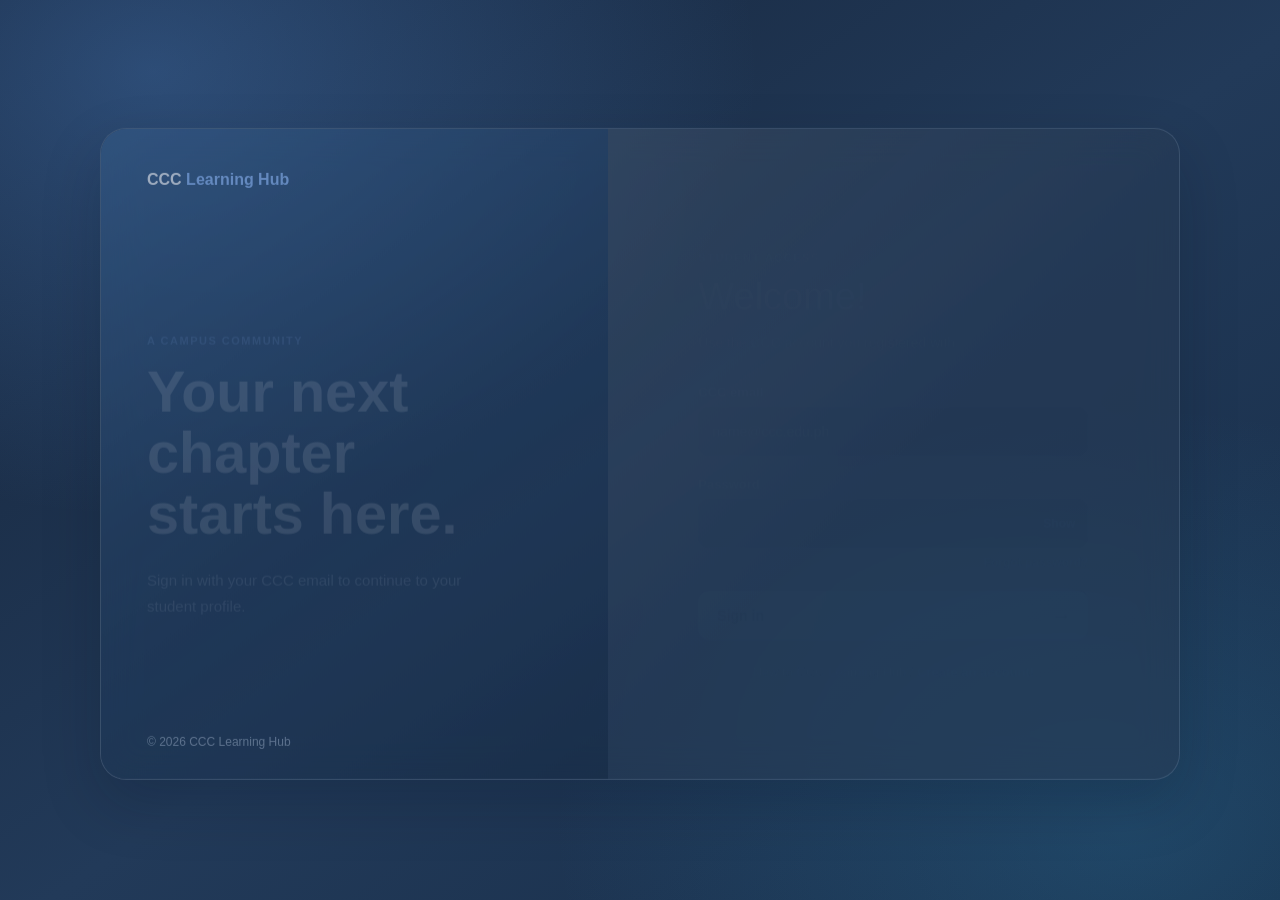
<file: index.html>
<!DOCTYPE html>
<html lang="en">

<head>
    <meta charset="UTF-8">
    <meta name="viewport" content="width=device-width, initial-scale=1.0">
    <meta http-equiv="refresh" content="0; url=auth/login.html">
    <title>CCC Learning Hub</title>
</head>

<body>
    <p>Opening <a href="auth/login.html">CCC Learning Hub sign in</a>...</p>
</body>

</html>
</file>
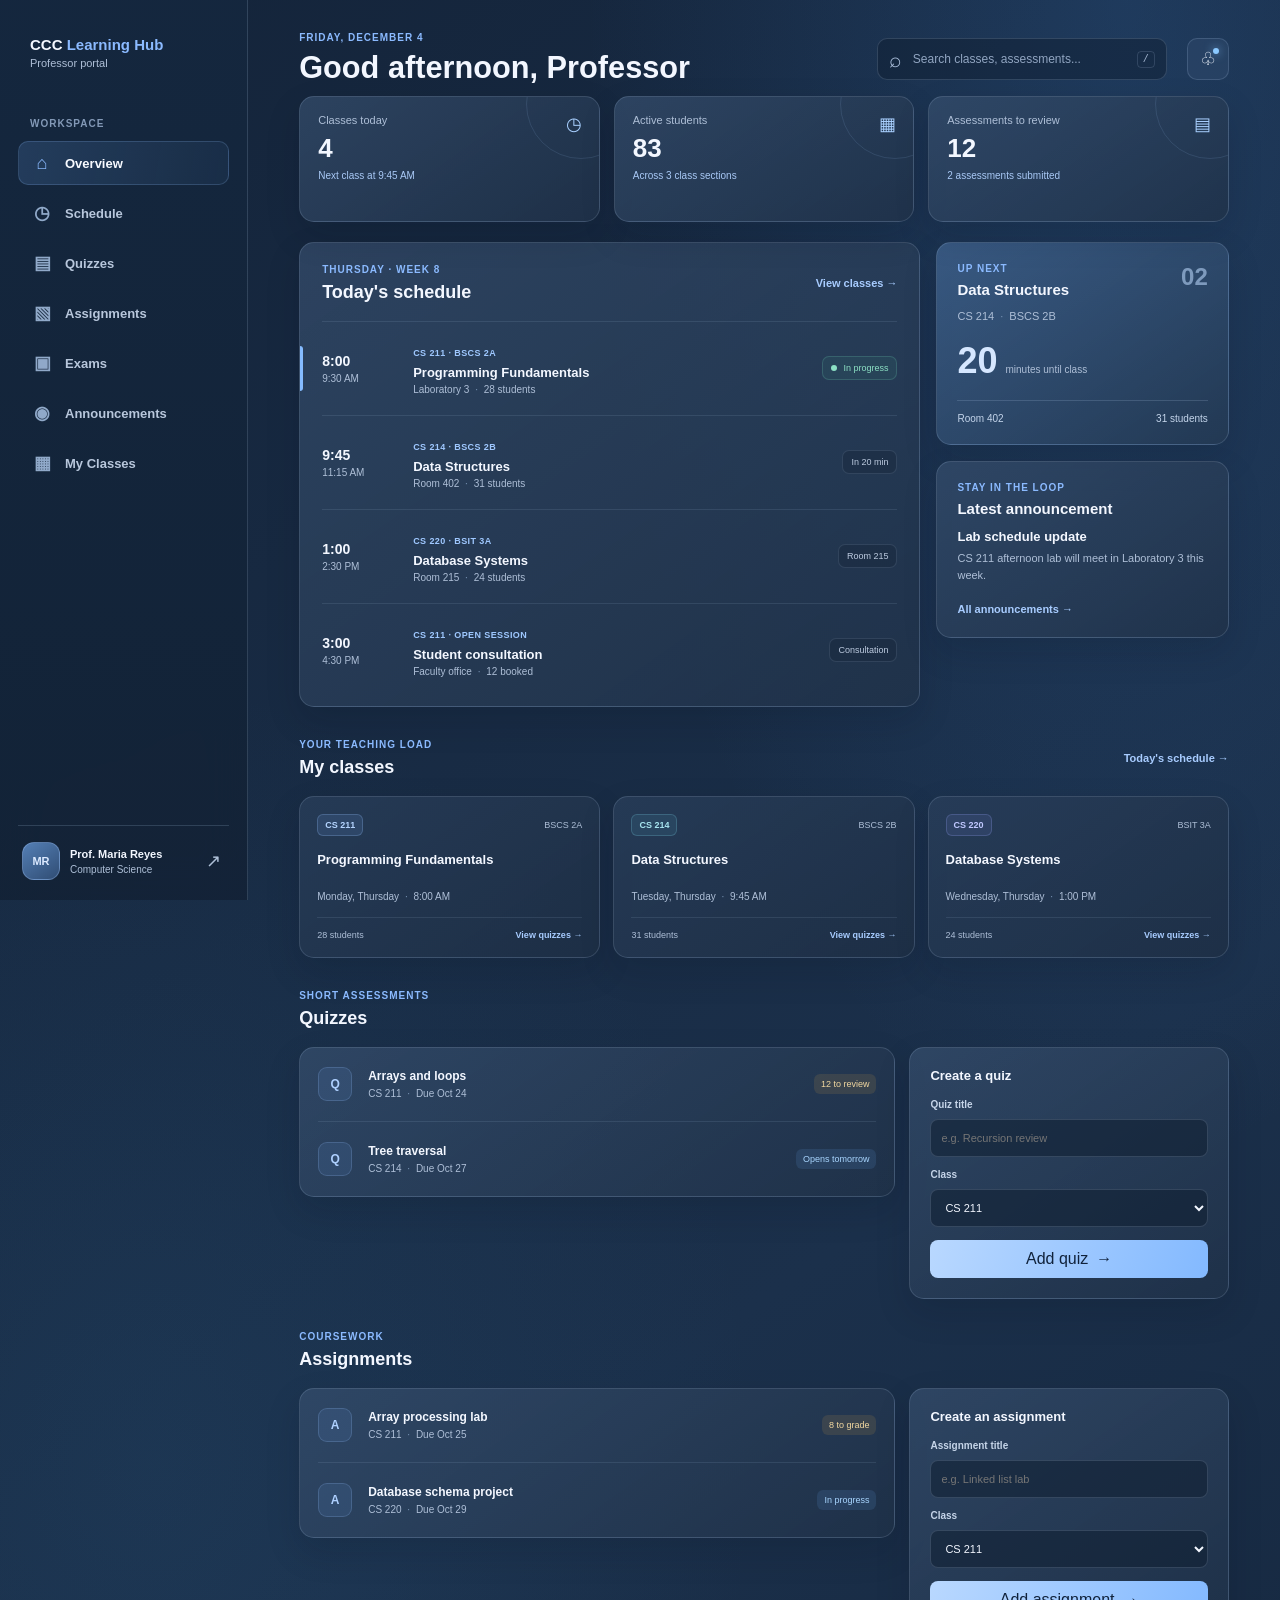
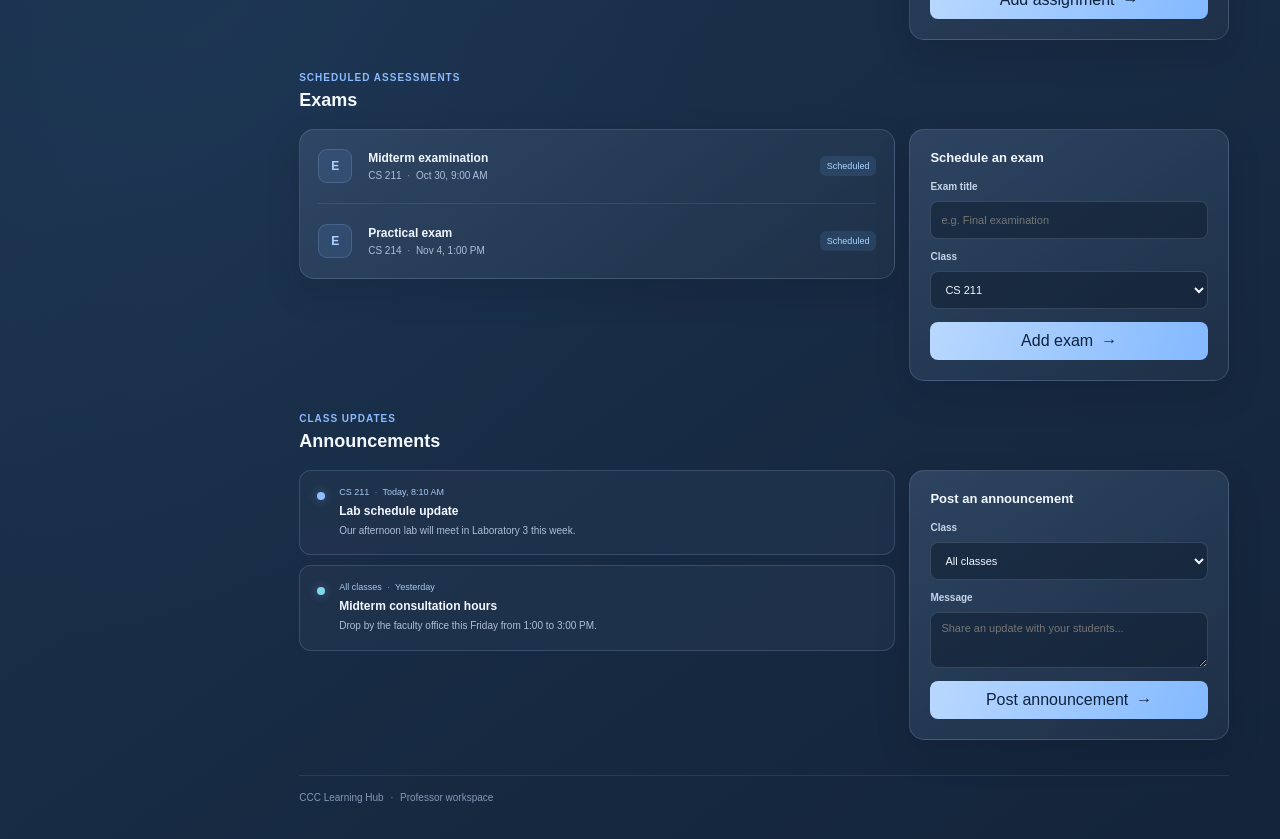
<file: admin/dashboard.html>
<!DOCTYPE html>
<html lang="en">

<head>
	<meta charset="UTF-8">
	<meta name="viewport" content="width=device-width, initial-scale=1.0">
	<meta name="theme-color" content="#15243a">
	<title>Professor Dashboard | CCC Learning Hub</title>
	<link rel="stylesheet" href="../css/style.css">
	<link rel="stylesheet" href="../css/admin.css">
	<script src="../js/admin.js" defer></script>
</head>

<body class="admin-page">
	<div class="admin-app">
		<aside class="admin-sidebar" id="admin-sidebar">
			<a class="admin-brand" href="../index.html">
				<span>CCC <strong>Learning Hub</strong><small>Professor portal</small></span>
			</a>

			<p class="nav-label">Workspace</p>
			<nav class="admin-nav" aria-label="Professor dashboard">
				<a href="#dashboard" class="active" aria-current="page"><span aria-hidden="true">⌂</span> Overview</a>
				<a href="#schedule"><span aria-hidden="true">◷</span> Schedule</a>
				<a href="#quizzes"><span aria-hidden="true">▤</span> Quizzes</a>
				<a href="#assignments"><span aria-hidden="true">▧</span> Assignments</a>
				<a href="#exams"><span aria-hidden="true">▣</span> Exams</a>
				<a href="#announcements"><span aria-hidden="true">◉</span> Announcements</a>
				<a href="#my-classes"><span aria-hidden="true">▦</span> My Classes</a>
			</nav>

			<div class="sidebar-profile">
				<div class="profile-avatar" aria-hidden="true">MR</div>
				<div><strong>Prof. Maria Reyes</strong><span>Computer Science</span></div>
				<a href="../auth/login.html" aria-label="Sign out" title="Sign out">↗</a>
			</div>
		</aside>

		<main class="admin-main" id="dashboard">
			<header class="admin-topbar">
				<button class="menu-toggle" id="menu-toggle" type="button" aria-label="Open navigation"
					aria-controls="admin-sidebar" aria-expanded="false">☰</button>
				<div class="page-heading">
					<p class="eyebrow" id="today-date">Professor workspace</p>
					<h1 id="greeting">Good morning, Professor</h1>
				</div>
				<label class="search-box">
					<span aria-hidden="true">⌕</span>
					<input id="dashboard-search" type="search" placeholder="Search classes, assessments..."
						aria-label="Search dashboard">
					<kbd>/</kbd>
				</label>
				<a class="notification-button" href="#announcements" aria-label="View announcements" title="Announcements">
					<span aria-hidden="true">♧</span><i></i>
				</a>
			</header>

			<p class="search-status" id="search-status" aria-live="polite"></p>

			<section class="metric-grid" aria-label="Teaching summary">
				<article class="metric-card">
					<span class="metric-icon">◷</span>
					<p>Classes today</p>
					<strong>4</strong>
					<span class="metric-detail">Next class at 9:45 AM</span>
				</article>
				<article class="metric-card">
					<span class="metric-icon">▦</span>
					<p>Active students</p>
					<strong>83</strong>
					<span class="metric-detail">Across 3 class sections</span>
				</article>
				<article class="metric-card">
					<span class="metric-icon">▤</span>
					<p>Assessments to review</p>
					<strong>12</strong>
					<span class="metric-detail">2 assessments submitted</span>
				</article>
			</section>

			<div class="dashboard-grid">
				<section class="panel schedule-panel" id="schedule" aria-labelledby="schedule-title">
					<div class="section-heading">
						<div>
							<p class="eyebrow">Thursday · Week 8</p>
							<h2 id="schedule-title">Today's schedule</h2>
						</div>
						<a class="text-link" href="#my-classes">View classes <span aria-hidden="true">→</span></a>
					</div>

					<div class="schedule-list">
						<article class="schedule-row current" data-searchable>
							<time><strong>8:00</strong><span>9:30 AM</span></time>
							<div class="schedule-class">
								<span class="course-code">CS 211 · BSCS 2A</span>
								<h3>Programming Fundamentals</h3>
								<p>Laboratory 3 <span>·</span> 28 students</p>
							</div>
							<span class="schedule-status live"><i></i> In progress</span>
						</article>
						<article class="schedule-row" data-searchable>
							<time><strong>9:45</strong><span>11:15 AM</span></time>
							<div class="schedule-class">
								<span class="course-code">CS 214 · BSCS 2B</span>
								<h3>Data Structures</h3>
								<p>Room 402 <span>·</span> 31 students</p>
							</div>
							<span class="schedule-status upcoming">In 20 min</span>
						</article>
						<article class="schedule-row" data-searchable>
							<time><strong>1:00</strong><span>2:30 PM</span></time>
							<div class="schedule-class">
								<span class="course-code">CS 220 · BSIT 3A</span>
								<h3>Database Systems</h3>
								<p>Room 215 <span>·</span> 24 students</p>
							</div>
							<span class="schedule-status">Room 215</span>
						</article>
						<article class="schedule-row" data-searchable>
							<time><strong>3:00</strong><span>4:30 PM</span></time>
							<div class="schedule-class">
								<span class="course-code">CS 211 · Open session</span>
								<h3>Student consultation</h3>
								<p>Faculty office <span>·</span> 12 booked</p>
							</div>
							<span class="schedule-status">Consultation</span>
						</article>
					</div>
				</section>

				<aside class="right-column">
					<section class="panel next-class-panel" aria-labelledby="next-class-title">
						<div class="section-heading compact-heading">
							<div><p class="eyebrow">Up next</p><h2 id="next-class-title">Data Structures</h2></div>
							<span class="class-number">02</span>
						</div>
						<p class="next-class-meta">CS 214 <span>·</span> BSCS 2B</p>
						<div class="countdown"><strong>20</strong><span>minutes until class</span></div>
						<div class="next-class-footer"><span>Room 402</span><span>31 students</span></div>
					</section>

					<section class="panel mini-announcements" aria-labelledby="latest-announcement-title">
						<div class="section-heading compact-heading">
							<div><p class="eyebrow">Stay in the loop</p><h2 id="latest-announcement-title">Latest announcement</h2></div>
						</div>
						<p class="announcement-title">Lab schedule update</p>
						<p class="announcement-copy">CS 211 afternoon lab will meet in Laboratory 3 this week.</p>
						<a class="text-link" href="#announcements">All announcements <span aria-hidden="true">→</span></a>
					</section>
				</aside>
			</div>

			<section class="content-section" id="my-classes" aria-labelledby="classes-title">
				<div class="section-heading">
					<div><p class="eyebrow">Your teaching load</p><h2 id="classes-title">My classes</h2></div>
					<a class="text-link" href="#schedule">Today's schedule <span aria-hidden="true">→</span></a>
				</div>
				<div class="class-grid">
					<article class="class-card" data-searchable>
						<div class="class-card-top"><span class="class-tag blue-tag">CS 211</span><span>BSCS 2A</span></div>
						<h3>Programming Fundamentals</h3>
						<p>Monday, Thursday <span>·</span> 8:00 AM</p>
						<div class="class-card-footer"><span>28 students</span><a href="#quizzes" aria-label="View CS 211 quizzes">View quizzes →</a></div>
					</article>
					<article class="class-card" data-searchable>
						<div class="class-card-top"><span class="class-tag cyan-tag">CS 214</span><span>BSCS 2B</span></div>
						<h3>Data Structures</h3>
						<p>Tuesday, Thursday <span>·</span> 9:45 AM</p>
						<div class="class-card-footer"><span>31 students</span><a href="#quizzes" aria-label="View CS 214 quizzes">View quizzes →</a></div>
					</article>
					<article class="class-card" data-searchable>
						<div class="class-card-top"><span class="class-tag violet-tag">CS 220</span><span>BSIT 3A</span></div>
						<h3>Database Systems</h3>
						<p>Wednesday, Thursday <span>·</span> 1:00 PM</p>
						<div class="class-card-footer"><span>24 students</span><a href="#quizzes" aria-label="View CS 220 quizzes">View quizzes →</a></div>
					</article>
				</div>
			</section>

			<section class="content-section" id="quizzes" aria-labelledby="quizzes-title">
				<div class="section-heading">
					<div><p class="eyebrow">Short assessments</p><h2 id="quizzes-title">Quizzes</h2></div>
				</div>
				<div class="quiz-layout">
					<div class="panel quiz-list" id="quiz-list">
						<article class="quiz-row" data-searchable>
							<span class="quiz-icon">Q</span>
							<div><h3>Arrays and loops</h3><p>CS 211 <span>·</span> Due Oct 24</p></div>
							<span class="quiz-state review-state">12 to review</span>
						</article>
						<article class="quiz-row" data-searchable>
							<span class="quiz-icon">Q</span>
							<div><h3>Tree traversal</h3><p>CS 214 <span>·</span> Due Oct 27</p></div>
							<span class="quiz-state open-state">Opens tomorrow</span>
						</article>
					</div>
					<form class="panel quick-form" id="quiz-composer">
						<h3>Create a quiz</h3>
						<label for="quiz-title">Quiz title</label>
						<input id="quiz-title" name="title" placeholder="e.g. Recursion review" required>
						<label for="quiz-course">Class</label>
						<select id="quiz-course" name="course">
							<option>CS 211</option>
							<option>CS 214</option>
							<option>CS 220</option>
						</select>
						<button class="small-primary" type="submit">Add quiz <span aria-hidden="true">→</span></button>
					</form>
				</div>
			</section>

			<section class="content-section" id="assignments" aria-labelledby="assignments-title">
				<div class="section-heading">
					<div><p class="eyebrow">Coursework</p><h2 id="assignments-title">Assignments</h2></div>
				</div>
				<div class="quiz-layout">
					<div class="panel quiz-list" id="assignment-list">
						<article class="quiz-row" data-searchable>
							<span class="quiz-icon">A</span>
							<div><h3>Array processing lab</h3><p>CS 211 <span>·</span> Due Oct 25</p></div>
							<span class="quiz-state review-state">8 to grade</span>
						</article>
						<article class="quiz-row" data-searchable>
							<span class="quiz-icon">A</span>
							<div><h3>Database schema project</h3><p>CS 220 <span>·</span> Due Oct 29</p></div>
							<span class="quiz-state open-state">In progress</span>
						</article>
					</div>
					<form class="panel quick-form" id="assignment-composer">
						<h3>Create an assignment</h3>
						<label for="assignment-title">Assignment title</label>
						<input id="assignment-title" name="title" placeholder="e.g. Linked list lab" required>
						<label for="assignment-course">Class</label>
						<select id="assignment-course" name="course">
							<option>CS 211</option>
							<option>CS 214</option>
							<option>CS 220</option>
						</select>
						<button class="small-primary" type="submit">Add assignment <span aria-hidden="true">→</span></button>
					</form>
				</div>
			</section>

			<section class="content-section" id="exams" aria-labelledby="exams-title">
				<div class="section-heading">
					<div><p class="eyebrow">Scheduled assessments</p><h2 id="exams-title">Exams</h2></div>
				</div>
				<div class="quiz-layout">
					<div class="panel quiz-list" id="exam-list">
						<article class="quiz-row" data-searchable>
							<span class="quiz-icon">E</span>
							<div><h3>Midterm examination</h3><p>CS 211 <span>·</span> Oct 30, 9:00 AM</p></div>
							<span class="quiz-state open-state">Scheduled</span>
						</article>
						<article class="quiz-row" data-searchable>
							<span class="quiz-icon">E</span>
							<div><h3>Practical exam</h3><p>CS 214 <span>·</span> Nov 4, 1:00 PM</p></div>
							<span class="quiz-state open-state">Scheduled</span>
						</article>
					</div>
					<form class="panel quick-form" id="exam-composer">
						<h3>Schedule an exam</h3>
						<label for="exam-title">Exam title</label>
						<input id="exam-title" name="title" placeholder="e.g. Final examination" required>
						<label for="exam-course">Class</label>
						<select id="exam-course" name="course">
							<option>CS 211</option>
							<option>CS 214</option>
							<option>CS 220</option>
						</select>
						<button class="small-primary" type="submit">Add exam <span aria-hidden="true">→</span></button>
					</form>
				</div>
			</section>

			<section class="content-section" id="announcements" aria-labelledby="announcements-title">
				<div class="section-heading">
					<div><p class="eyebrow">Class updates</p><h2 id="announcements-title">Announcements</h2></div>
				</div>
				<div class="announcement-layout">
					<div class="announcement-list" id="announcement-list">
						<article class="announcement-item" data-searchable>
							<span class="announcement-dot"></span>
							<div><p class="announcement-meta">CS 211 <span>·</span> Today, 8:10 AM</p><h3>Lab schedule update</h3><p>Our afternoon lab will meet in Laboratory 3 this week.</p></div>
						</article>
						<article class="announcement-item" data-searchable>
							<span class="announcement-dot cyan-dot"></span>
							<div><p class="announcement-meta">All classes <span>·</span> Yesterday</p><h3>Midterm consultation hours</h3><p>Drop by the faculty office this Friday from 1:00 to 3:00 PM.</p></div>
						</article>
					</div>
					<form class="panel quick-form announcement-form" id="announcement-form">
						<h3>Post an announcement</h3>
						<label for="announcement-class">Class</label>
						<select id="announcement-class" name="course">
							<option>All classes</option>
							<option>CS 211</option>
							<option>CS 214</option>
							<option>CS 220</option>
						</select>
						<label for="announcement-message">Message</label>
						<textarea id="announcement-message" name="message" rows="3" placeholder="Share an update with your students..." required></textarea>
						<button class="small-primary" type="submit">Post announcement <span aria-hidden="true">→</span></button>
					</form>
				</div>
			</section>
			<footer class="admin-footer">CCC Learning Hub <span>·</span> Professor workspace</footer>
		</main>
	</div>
</body>

</html>
</file>
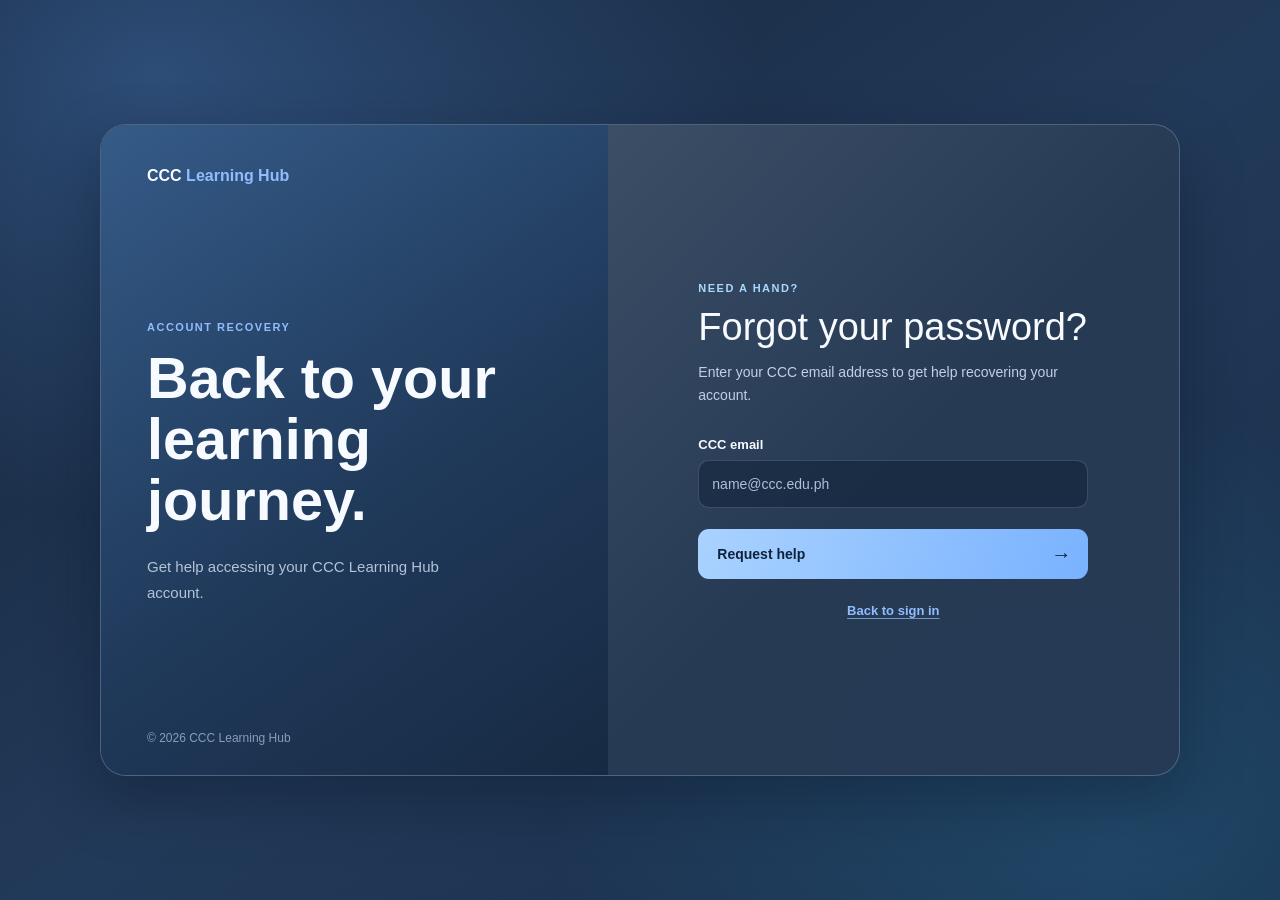
<file: auth/forgot-password.html>
<!DOCTYPE html>
<html lang="en">

<head>
	<meta charset="UTF-8">
	<meta name="viewport" content="width=device-width, initial-scale=1.0">
	<meta name="theme-color" content="#15243a">
	<title>Forgot Password | CCC Learning Hub</title>
	<link rel="stylesheet" href="../css/style.css">
	<script src="../js/auth.js" defer></script>
</head>

<body class="auth-page" data-page="forgot-password">
	<main class="auth-shell">
		<section class="brand-panel" aria-label="CCC Learning Hub">
			<a class="brand-mark" href="../index.html" aria-label="CCC Learning Hub home">
				<span class="brand-name">CCC <span>Learning Hub</span></span>
			</a>
			<div class="brand-copy">
				<p class="eyebrow">Account recovery</p>
				<h1>Back to your<br>learning journey.</h1>
				<p>Get help accessing your CCC Learning Hub account.</p>
			</div>
			<p class="copyright">&copy; 2026 CCC Learning Hub</p>
		</section>

		<section class="form-panel" aria-labelledby="forgot-password-title">
			<div class="form-wrap">
				<p class="eyebrow form-eyebrow">Need a hand?</p>
				<h2 id="forgot-password-title">Forgot your password?</h2>
				<p class="form-intro">Enter your CCC email address to get help recovering your account.</p>
				<form id="forgot-password-form" novalidate>
					<label for="email">CCC email</label>
					<input id="email" name="email" type="email" autocomplete="email" placeholder="name@ccc.edu.ph"
						required>

					<p class="form-message" id="form-message" role="status" aria-live="polite"></p>
					<button class="primary-button" type="submit">Request help <span
							aria-hidden="true">&#8594;</span></button>
				</form>
				<p class="switch-prompt"><a href="login.html">Back to sign in</a></p>
			</div>
		</section>
	</main>
</body>

</html>
</file>
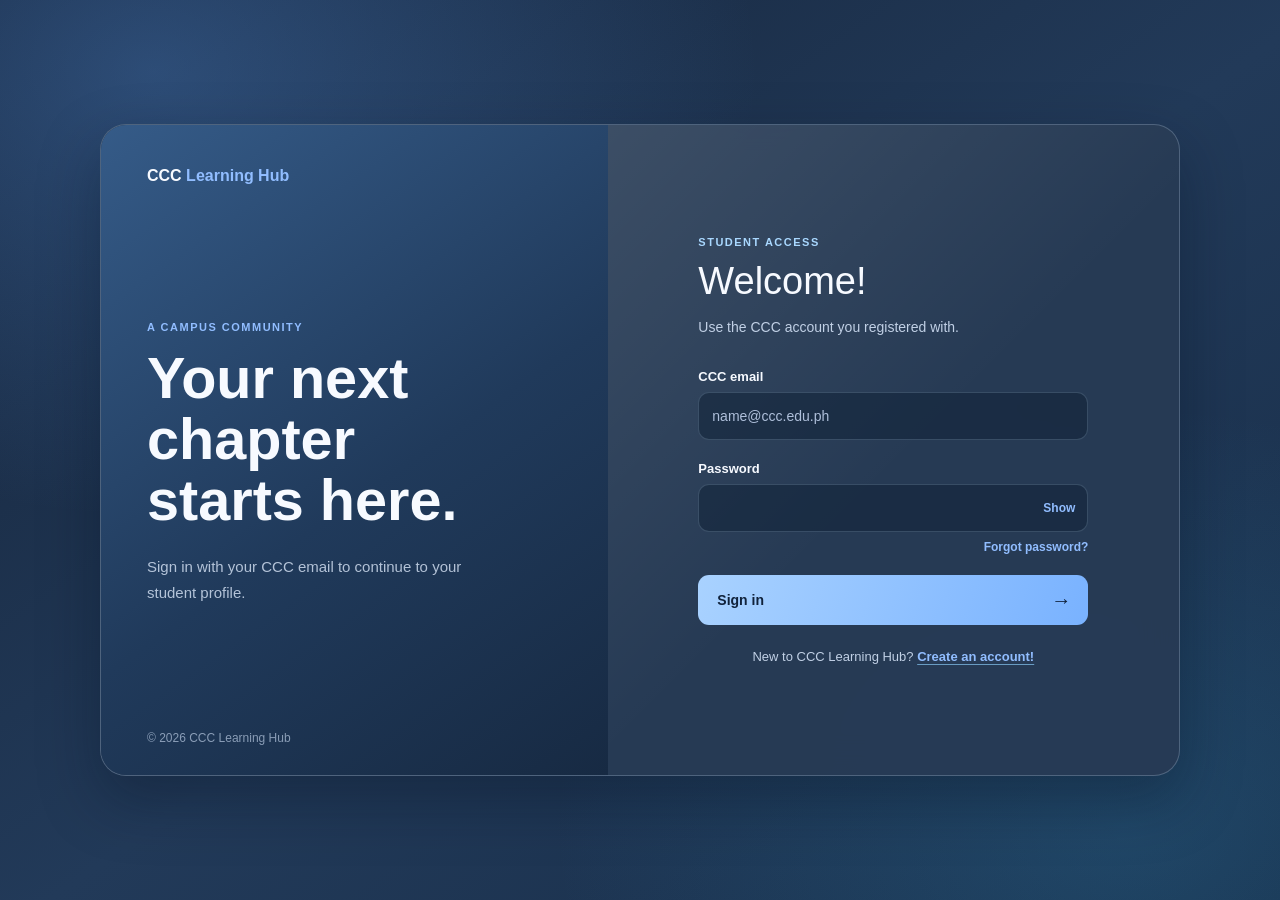
<file: auth/login.html>
<!DOCTYPE html>
<html lang="en">

<head>
    <meta charset="UTF-8">
    <meta name="viewport" content="width=device-width, initial-scale=1.0">
    <meta name="theme-color" content="#080e18">
    <title>Sign In | CCC Learning Hub</title>
    <link rel="stylesheet" href="../css/style.css">
    <script src="../js/auth.js" defer></script>
</head>

<body class="auth-page" data-page="login">
    <main class="auth-shell">
        <section class="brand-panel" aria-label="CCC Learning Hub">
            <a class="brand-mark" href="../index.html" aria-label="CCC Learning Hub home">
                <span class="brand-name">CCC <span>Learning Hub</span></span>
            </a>
            <div class="brand-copy">
                <p class="eyebrow">A campus community</p>
                <h1>Your next chapter<br>starts here.</h1>
                <p>Sign in with your CCC email to continue to your student profile.</p>
            </div>
            <p class="copyright">&copy; 2026 CCC Learning Hub</p>
        </section>

        <section class="form-panel" aria-labelledby="login-title">
            <div class="form-wrap">
                <p class="eyebrow form-eyebrow">Student access</p>
                <h2 id="login-title">Welcome!</h2>
                <p class="form-intro">Use the CCC account you registered with.</p>
                <form id="login-form" novalidate>
                    <label for="email">CCC email</label>
                    <input id="email" name="email" type="email" autocomplete="username" placeholder="name@ccc.edu.ph"
                        required>

                    <label for="password">Password</label>
                    <div class="password-field">
                        <input id="password" name="password" type="password" autocomplete="current-password" required>
                        <button class="password-toggle" type="button" data-toggle-password="password"
                            aria-label="Show password">Show</button>
                    </div>
                    <p class="forgot-link"><a href="forgot-password.html">Forgot password?</a></p>

                    <p class="form-message" id="form-message" role="status" aria-live="polite"></p>
                    <button class="primary-button" type="submit">Sign in <span
                            aria-hidden="true">&#8594;</span></button>
                </form>
                <p class="switch-prompt">New to CCC Learning Hub? <a href="register.html">Create an account!</a></p>
            </div>
        </section>
    </main>
</body>

</html>
</file>
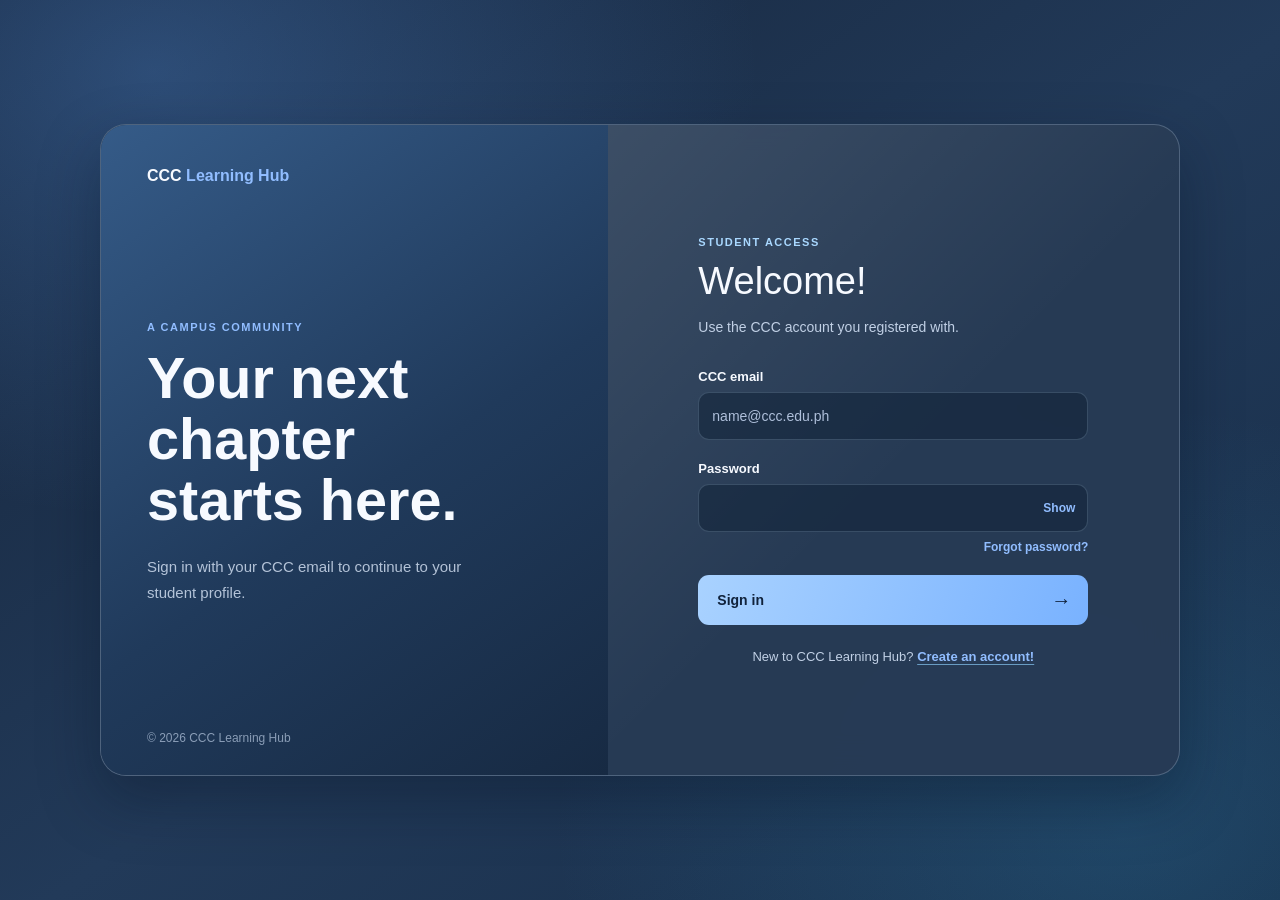
<file: auth/profile.html>
<!DOCTYPE html>
<html lang="en">

<head>
    <meta charset="UTF-8">
    <meta name="viewport" content="width=device-width, initial-scale=1.0">
    <meta name="theme-color" content="#080e18">
    <title>Complete Profile | CCC Learning Hub</title>
    <link rel="stylesheet" href="../css/style.css">
    <script src="../js/auth.js" defer></script>
</head>

<body class="auth-page profile-page" data-page="profile">
    <main class="profile-shell">
        <header class="profile-header">
            <a class="brand-mark profile-brand-mark" href="../index.html" aria-label="CCC Learning Hub home">
                <span class="brand-name">CCC <span>Learning Hub</span></span>
            </a>
            <p class="step-indicator"><span>02</span> / 02 &nbsp; Profile details</p>
        </header>

        <section class="profile-content" aria-labelledby="profile-title">
            <div class="profile-intro">
                <p class="eyebrow">Your student profile</p>
                <h1 id="profile-title">Let's put a name to your account.</h1>
                <p>Complete your details to finish setting up CCC Learning Hub.</p>
            </div>

            <form id="profile-form" novalidate>
                <div class="profile-form-grid">
                    <div class="photo-column">
                        <div class="photo-preview" id="photo-preview" aria-label="Profile photo preview">
                            <span id="photo-placeholder" aria-hidden="true">+</span>
                            <img id="photo-image" alt="Selected profile photo" hidden>
                        </div>
                        <label class="photo-picker" for="profile-photo">Add a photo</label>
                        <input class="visually-hidden" id="profile-photo" name="profile-photo" type="file"
                            accept="image/*">
                        <p class="field-hint photo-hint">Optional, up to 1.5 MB</p>
                    </div>

                    <div class="profile-fields">
                        <div class="field-row">
                            <div class="field-group">
                                <label for="surname">Surname</label>
                                <input id="surname" name="surname" autocomplete="family-name" required>
                            </div>
                            <div class="field-group">
                                <label for="first-name">First name</label>
                                <input id="first-name" name="first-name" autocomplete="given-name" required>
                            </div>
                        </div>
                        <div class="field-row">
                            <div class="field-group">
                                <label for="middle-name">Middle name <span>(optional)</span></label>
                                <input id="middle-name" name="middle-name" autocomplete="additional-name">
                            </div>
                            <div class="field-group">
                                <label for="suffix">Suffix <span>(optional)</span></label>
                                <select id="suffix" name="suffix">
                                    <option value="">None</option>
                                    <option>Jr.</option>
                                    <option>Sr.</option>
                                    <option>II</option>
                                    <option>III</option>
                                    <option>IV</option>
                                    <option>Other</option>
                                </select>
                            </div>
                        </div>
                        <div class="field-row field-row-last">
                            <div class="field-group age-field">
                                <label for="age">Age</label>
                                <input id="age" name="age" type="number" min="1" max="120" inputmode="numeric" required>
                            </div>
                            <div class="field-group address-field">
                                <label for="address">Complete home address</label>
                                <input id="address" name="address" autocomplete="street-address" required>
                            </div>
                        </div>
                    </div>
                </div>

                <p class="form-message" id="form-message" role="status" aria-live="polite"></p>
                <div class="profile-submit-row">
                    <button class="primary-button" type="submit">Save profile <span
                            aria-hidden="true">&#8594;</span></button>
                </div>
            </form>
        </section>
    </main>
</body>

</html>
</file>
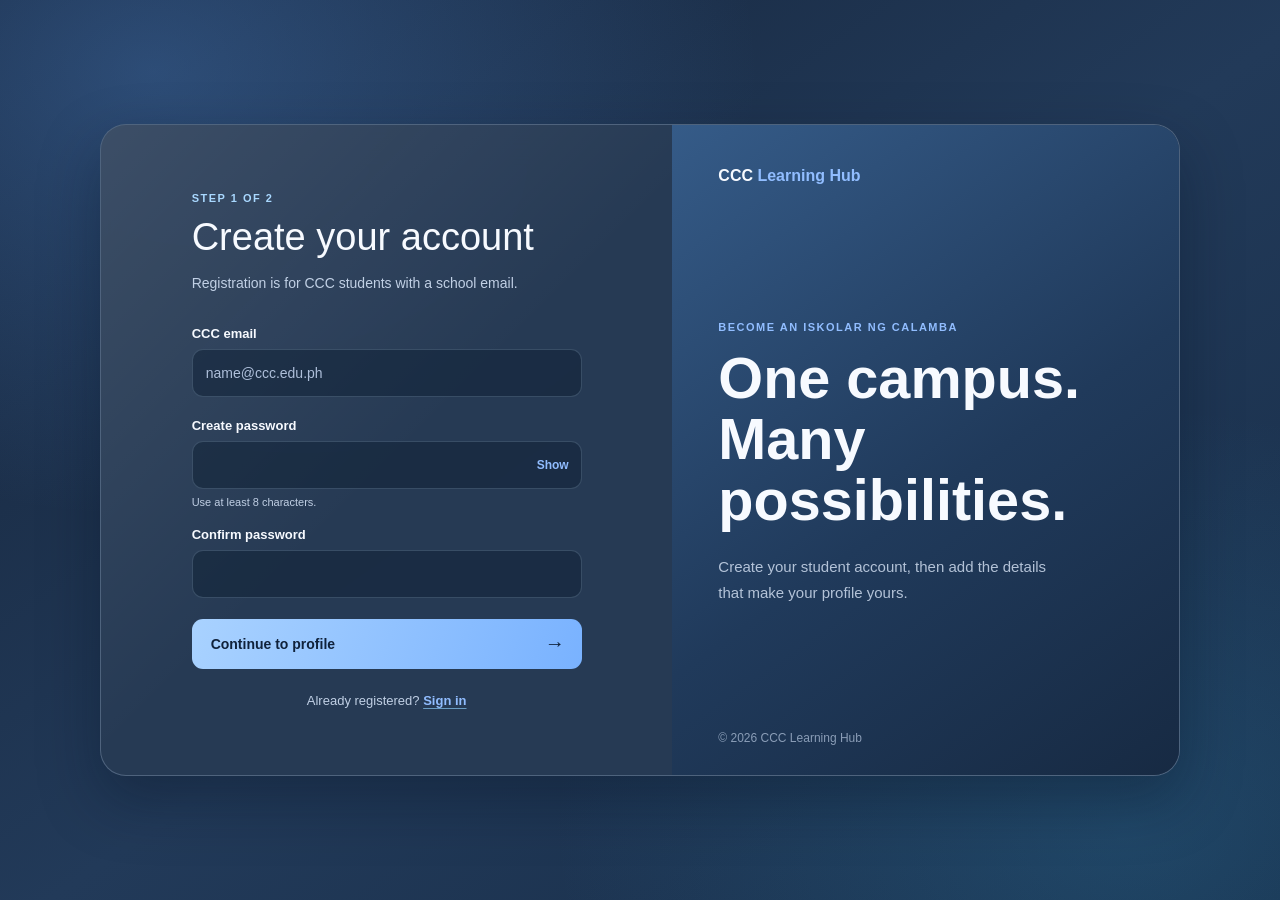
<file: auth/register.html>
<!DOCTYPE html>
<html lang="en">

<head>
    <meta charset="UTF-8">
    <meta name="viewport" content="width=device-width, initial-scale=1.0">
    <meta name="theme-color" content="#080e18">
    <title>Create Account | CCC Learning Hub</title>
    <link rel="stylesheet" href="../css/style.css">
    <script src="../js/auth.js" defer></script>
</head>

<body class="auth-page" data-page="register">
    <main class="auth-shell auth-shell-reversed">
        <section class="brand-panel" aria-label="CCC Learning Hub">
            <a class="brand-mark" href="../index.html" aria-label="CCC Learning Hub home">
                <span class="brand-name">CCC <span>Learning Hub</span></span>
            </a>
            <div class="brand-copy">
                <p class="eyebrow">Become an Iskolar ng Calamba</p>
                <h1>One campus.<br>Many possibilities.</h1>
                <p>Create your student account, then add the details that make your profile yours.</p>
            </div>
            <p class="copyright">&copy; 2026 CCC Learning Hub</p>
        </section>

        <section class="form-panel" aria-labelledby="register-title">
            <div class="form-wrap">
                <p class="eyebrow form-eyebrow">Step 1 of 2</p>
                <h2 id="register-title">Create your account</h2>
                <p class="form-intro">Registration is for CCC students with a school email.</p>
                <form id="register-form" novalidate>
                    <label for="email">CCC email</label>
                    <input id="email" name="email" type="email" autocomplete="email" placeholder="name@ccc.edu.ph"
                        required>

                    <label for="password">Create password</label>
                    <div class="password-field">
                        <input id="password" name="password" type="password" autocomplete="new-password" minlength="8"
                            required>
                        <button class="password-toggle" type="button" data-toggle-password="password"
                            aria-label="Show password">Show</button>
                    </div>
                    <p class="field-hint">Use at least 8 characters.</p>

                    <label for="confirm-password">Confirm password</label>
                    <input id="confirm-password" name="confirm-password" type="password" autocomplete="new-password"
                        minlength="8" required>

                    <p class="form-message" id="form-message" role="status" aria-live="polite"></p>
                    <button class="primary-button" type="submit">Continue to profile <span
                            aria-hidden="true">&#8594;</span></button>
                </form>
                <p class="switch-prompt">Already registered? <a href="login.html">Sign in</a></p>
            </div>
        </section>
    </main>
</body>

</html>
</file>
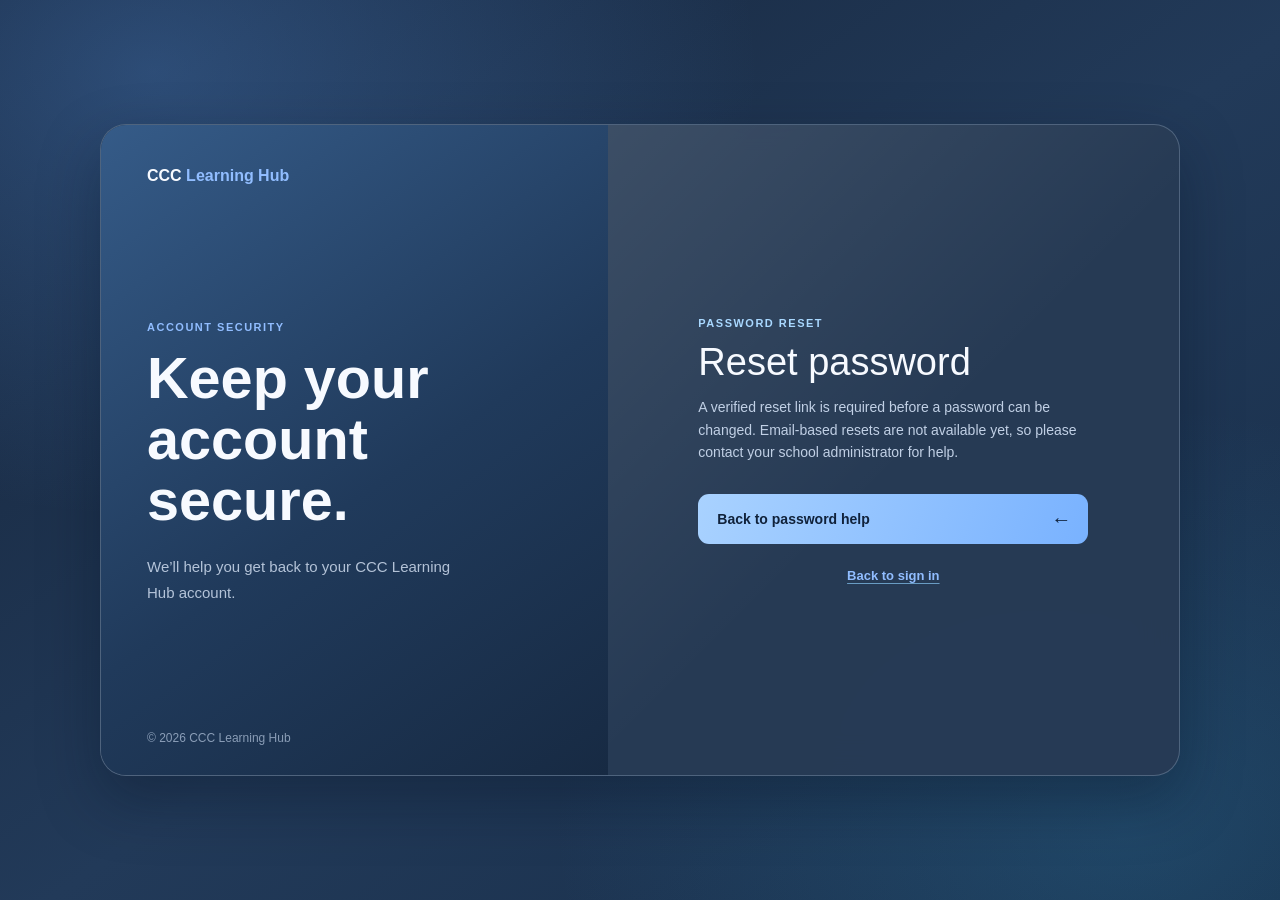
<file: auth/reset-password.html>
<!DOCTYPE html>
<html lang="en">

<head>
	<meta charset="UTF-8">
	<meta name="viewport" content="width=device-width, initial-scale=1.0">
	<meta name="theme-color" content="#15243a">
	<title>Reset Password | CCC Learning Hub</title>
	<link rel="stylesheet" href="../css/style.css">
</head>

<body class="auth-page">
	<main class="auth-shell">
		<section class="brand-panel" aria-label="CCC Learning Hub">
			<a class="brand-mark" href="../index.html" aria-label="CCC Learning Hub home">
				<span class="brand-name">CCC <span>Learning Hub</span></span>
			</a>
			<div class="brand-copy">
				<p class="eyebrow">Account security</p>
				<h1>Keep your account<br>secure.</h1>
				<p>We’ll help you get back to your CCC Learning Hub account.</p>
			</div>
			<p class="copyright">&copy; 2026 CCC Learning Hub</p>
		</section>

		<section class="form-panel" aria-labelledby="reset-password-title">
			<div class="form-wrap">
				<p class="eyebrow form-eyebrow">Password reset</p>
				<h2 id="reset-password-title">Reset password</h2>
				<p class="form-intro">A verified reset link is required before a password can be changed. Email-based resets are not available yet, so please contact your school administrator for help.</p>
				<a class="primary-button" href="forgot-password.html">Back to password help <span
						aria-hidden="true">&#8592;</span></a>
				<p class="switch-prompt"><a href="login.html">Back to sign in</a></p>
			</div>
		</section>
	</main>
</body>

</html>
</file>
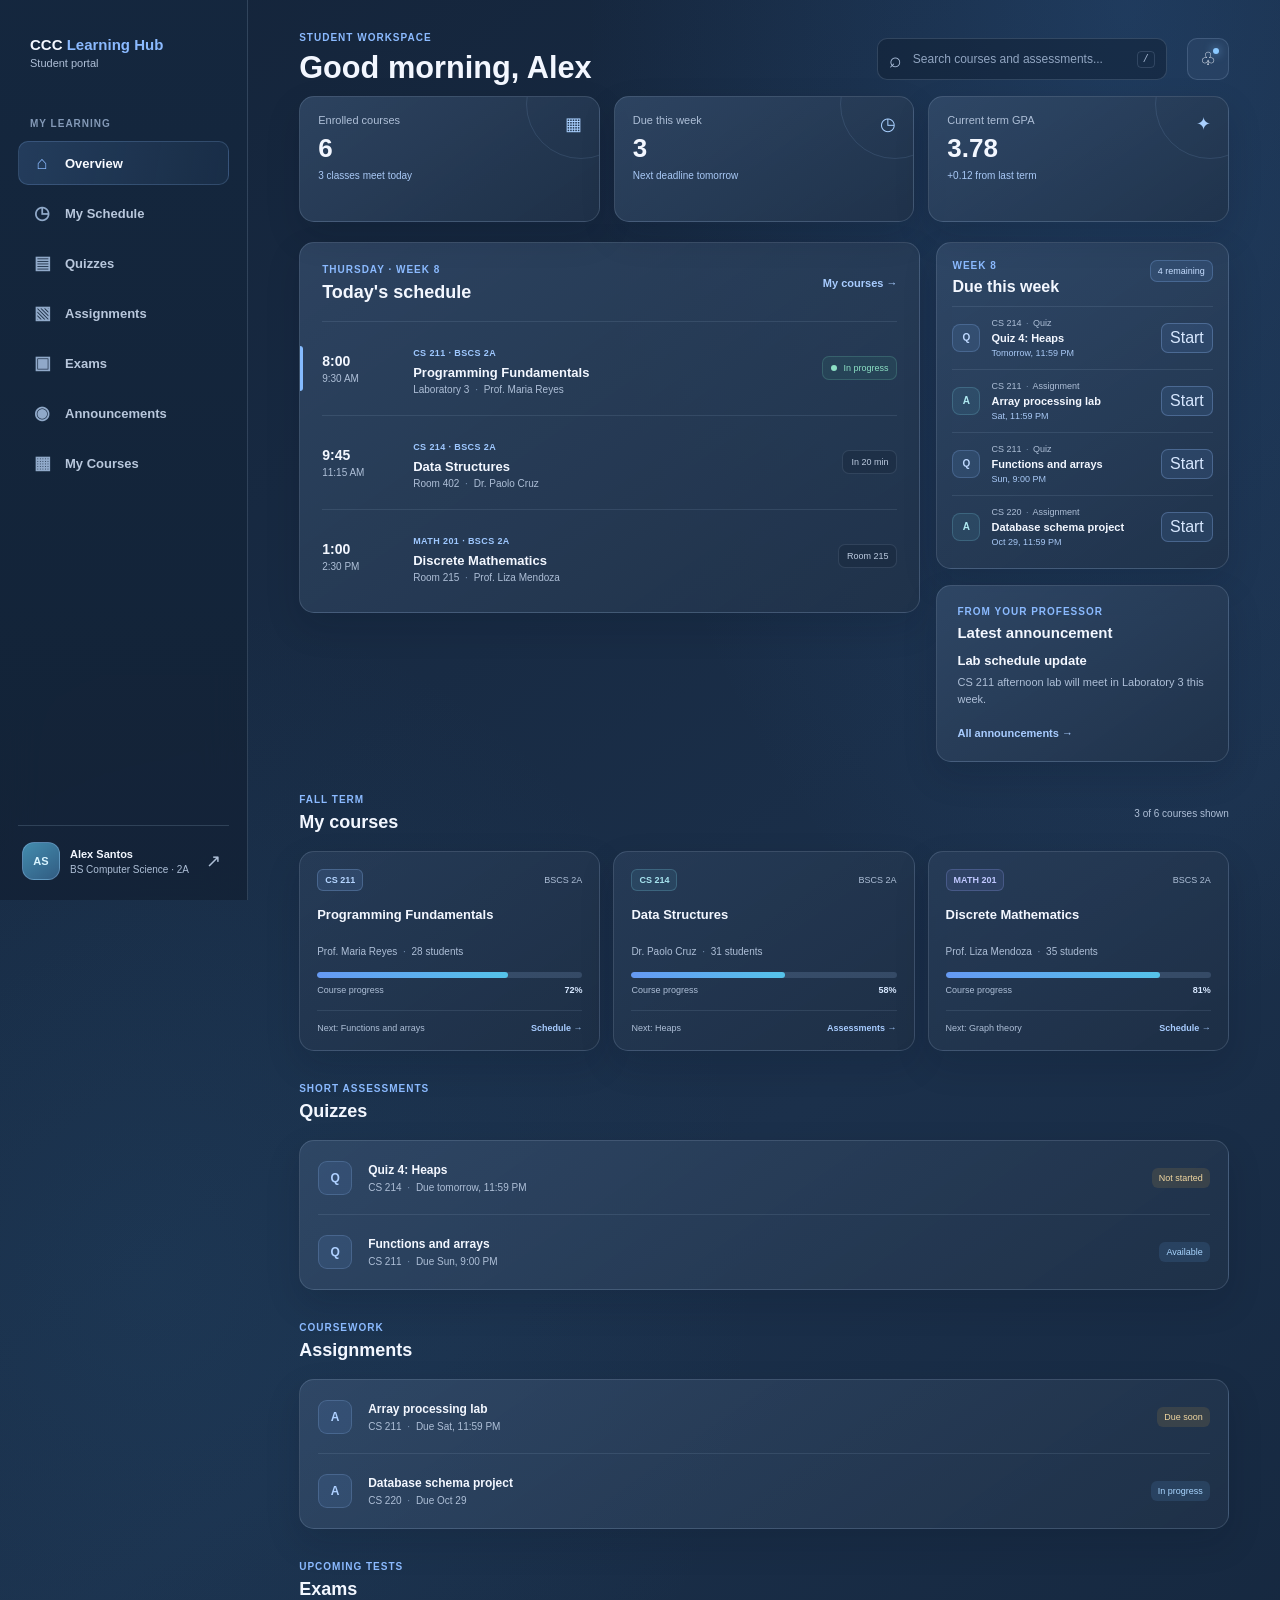
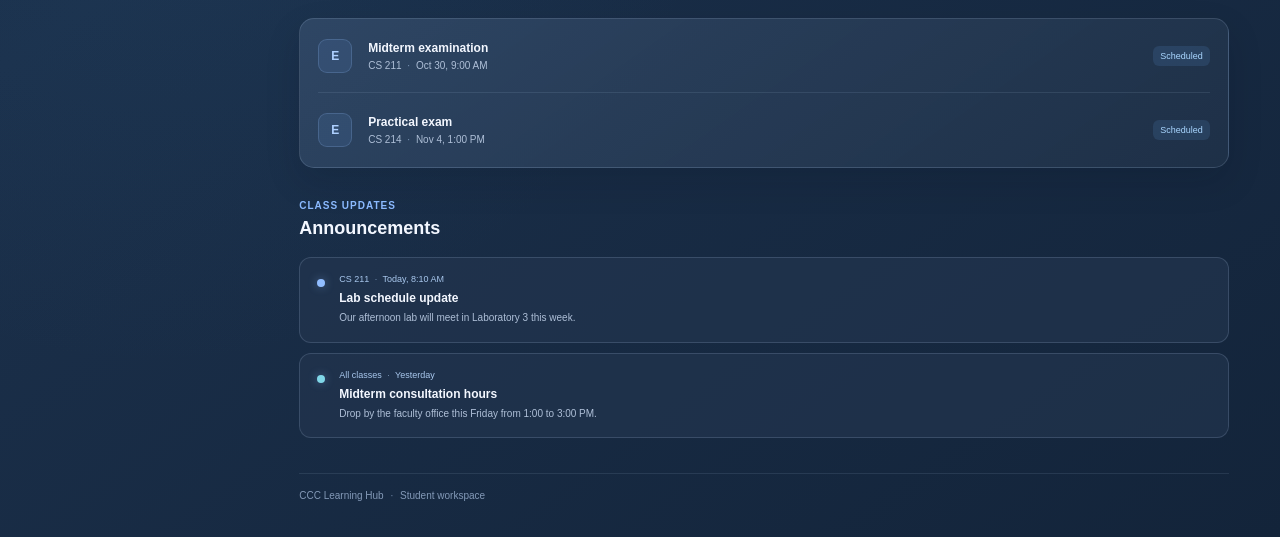
<file: student/dashboard.html>
<!DOCTYPE html>
<html lang="en">

<head>
	<meta charset="UTF-8">
	<meta name="viewport" content="width=device-width, initial-scale=1.0">
	<meta name="theme-color" content="#15243a">
	<title>Student Dashboard | CCC Learning Hub</title>
	<link rel="stylesheet" href="../css/style.css">
	<link rel="stylesheet" href="../css/admin.css">
	<link rel="stylesheet" href="../css/student.css">
	<script src="../js/student.js" defer></script>
</head>

<body class="admin-page student-page">
	<div class="admin-app">
		<aside class="admin-sidebar" id="admin-sidebar">
			<a class="admin-brand" href="../index.html">
				<span>CCC <strong>Learning Hub</strong><small>Student portal</small></span>
			</a>

			<p class="nav-label">My learning</p>
			<nav class="admin-nav" aria-label="Student dashboard">
				<a href="#dashboard" class="active" aria-current="page"><span aria-hidden="true">⌂</span> Overview</a>
				<a href="#schedule"><span aria-hidden="true">◷</span> My Schedule</a>
				<a href="#quizzes"><span aria-hidden="true">▤</span> Quizzes</a>
				<a href="#assignments"><span aria-hidden="true">▧</span> Assignments</a>
				<a href="#exams"><span aria-hidden="true">▣</span> Exams</a>
				<a href="#announcements"><span aria-hidden="true">◉</span> Announcements</a>
				<a href="#my-courses"><span aria-hidden="true">▦</span> My Courses</a>
			</nav>

			<div class="sidebar-profile">
				<div class="profile-avatar student-avatar" aria-hidden="true">AS</div>
				<div><strong>Alex Santos</strong><span>BS Computer Science · 2A</span></div>
				<a href="../auth/login.html" aria-label="Sign out" title="Sign out">↗</a>
			</div>
		</aside>

		<main class="admin-main" id="dashboard">
			<header class="admin-topbar">
				<button class="menu-toggle" id="menu-toggle" type="button" aria-label="Open navigation"
					aria-controls="admin-sidebar" aria-expanded="false">☰</button>
				<div class="page-heading">
					<p class="eyebrow" id="today-date">Student workspace</p>
					<h1 id="greeting">Good morning, Alex</h1>
				</div>
				<label class="search-box">
					<span aria-hidden="true">⌕</span>
					<input id="dashboard-search" type="search" placeholder="Search courses and assessments..."
						aria-label="Search dashboard">
					<kbd>/</kbd>
				</label>
				<a class="notification-button" href="#announcements" aria-label="View announcements" title="Announcements">
					<span aria-hidden="true">♧</span><i></i>
				</a>
			</header>

			<p class="search-status" id="search-status" aria-live="polite"></p>

			<section class="metric-grid" aria-label="Learning summary">
				<article class="metric-card">
					<span class="metric-icon">▦</span>
					<p>Enrolled courses</p>
					<strong>6</strong>
					<span class="metric-detail">3 classes meet today</span>
				</article>
				<article class="metric-card">
					<span class="metric-icon">◷</span>
					<p>Due this week</p>
					<strong>3</strong>
					<span class="metric-detail">Next deadline tomorrow</span>
				</article>
				<article class="metric-card">
					<span class="metric-icon">✦</span>
					<p>Current term GPA</p>
					<strong>3.78</strong>
					<span class="metric-detail">+0.12 from last term</span>
				</article>
			</section>

			<div class="dashboard-grid">
				<section class="panel schedule-panel" id="schedule" aria-labelledby="schedule-title">
					<div class="section-heading">
						<div><p class="eyebrow">Thursday · Week 8</p><h2 id="schedule-title">Today's schedule</h2></div>
						<a class="text-link" href="#my-courses">My courses <span aria-hidden="true">→</span></a>
					</div>
					<div class="schedule-list">
						<article class="schedule-row current" data-searchable>
							<time><strong>8:00</strong><span>9:30 AM</span></time>
							<div class="schedule-class">
								<span class="course-code">CS 211 · BSCS 2A</span>
								<h3>Programming Fundamentals</h3>
								<p>Laboratory 3 <span>·</span> Prof. Maria Reyes</p>
							</div>
							<span class="schedule-status live"><i></i> In progress</span>
						</article>
						<article class="schedule-row" data-searchable>
							<time><strong>9:45</strong><span>11:15 AM</span></time>
							<div class="schedule-class">
								<span class="course-code">CS 214 · BSCS 2A</span>
								<h3>Data Structures</h3>
								<p>Room 402 <span>·</span> Dr. Paolo Cruz</p>
							</div>
							<span class="schedule-status upcoming">In 20 min</span>
						</article>
						<article class="schedule-row" data-searchable>
							<time><strong>1:00</strong><span>2:30 PM</span></time>
							<div class="schedule-class">
								<span class="course-code">MATH 201 · BSCS 2A</span>
								<h3>Discrete Mathematics</h3>
								<p>Room 215 <span>·</span> Prof. Liza Mendoza</p>
							</div>
							<span class="schedule-status">Room 215</span>
						</article>
					</div>
				</section>

				<aside class="right-column">
					<section class="panel due-panel" aria-labelledby="due-title">
						<div class="section-heading compact-heading">
							<div><p class="eyebrow">Week 8</p><h2 id="due-title">Due this week</h2></div>
							<span class="due-count" id="due-count">4 remaining</span>
						</div>
						<div class="due-assessment-list" id="due-assessment-list">
							<article class="due-assessment-row" data-due-assessment="quiz-heaps" data-searchable>
								<span class="due-type quiz-type">Q</span>
								<div class="due-assessment-info"><p>CS 214 <span>·</span> Quiz</p><h3>Quiz 4: Heaps</h3><span class="due-time">Tomorrow, 11:59 PM</span></div>
								<button class="assessment-open-button" type="button" data-open-assessment="quiz-heaps">Start</button>
							</article>
							<article class="due-assessment-row" data-due-assessment="array-lab" data-searchable>
								<span class="due-type assignment-type">A</span>
								<div class="due-assessment-info"><p>CS 211 <span>·</span> Assignment</p><h3>Array processing lab</h3><span class="due-time">Sat, 11:59 PM</span></div>
								<button class="assessment-open-button" type="button" data-open-assessment="array-lab">Start</button>
							</article>
							<article class="due-assessment-row" data-due-assessment="quiz-functions" data-searchable>
								<span class="due-type quiz-type">Q</span>
								<div class="due-assessment-info"><p>CS 211 <span>·</span> Quiz</p><h3>Functions and arrays</h3><span class="due-time">Sun, 9:00 PM</span></div>
								<button class="assessment-open-button" type="button" data-open-assessment="quiz-functions">Start</button>
							</article>
							<article class="due-assessment-row" data-due-assessment="database-project" data-searchable>
								<span class="due-type assignment-type">A</span>
								<div class="due-assessment-info"><p>CS 220 <span>·</span> Assignment</p><h3>Database schema project</h3><span class="due-time">Oct 29, 11:59 PM</span></div>
								<button class="assessment-open-button" type="button" data-open-assessment="database-project">Start</button>
							</article>
						</div>
						<p class="due-empty" id="due-empty" hidden>You're all caught up for this week.</p>
					</section>

					<section class="panel mini-announcements" aria-labelledby="latest-announcement-title">
						<div class="section-heading compact-heading">
							<div><p class="eyebrow">From your professor</p><h2 id="latest-announcement-title">Latest announcement</h2></div>
						</div>
						<p class="announcement-title">Lab schedule update</p>
						<p class="announcement-copy">CS 211 afternoon lab will meet in Laboratory 3 this week.</p>
						<a class="text-link" href="#announcements">All announcements <span aria-hidden="true">→</span></a>
					</section>
				</aside>
			</div>

			<section class="content-section" id="my-courses" aria-labelledby="courses-title">
				<div class="section-heading">
					<div><p class="eyebrow">Fall term</p><h2 id="courses-title">My courses</h2></div>
					<span class="student-section-note">3 of 6 courses shown</span>
				</div>
				<div class="class-grid">
					<article class="class-card" data-searchable>
						<div class="class-card-top"><span class="class-tag blue-tag">CS 211</span><span>BSCS 2A</span></div>
						<h3>Programming Fundamentals</h3>
						<p>Prof. Maria Reyes <span>·</span> 28 students</p>
						<div class="course-progress"><span style="width: 72%"></span></div>
						<div class="course-progress-label"><span>Course progress</span><strong>72%</strong></div>
						<div class="class-card-footer"><span>Next: Functions and arrays</span><a href="#schedule">Schedule →</a></div>
					</article>
					<article class="class-card" data-searchable>
						<div class="class-card-top"><span class="class-tag cyan-tag">CS 214</span><span>BSCS 2A</span></div>
						<h3>Data Structures</h3>
						<p>Dr. Paolo Cruz <span>·</span> 31 students</p>
						<div class="course-progress"><span style="width: 58%"></span></div>
						<div class="course-progress-label"><span>Course progress</span><strong>58%</strong></div>
						<div class="class-card-footer"><span>Next: Heaps</span><a href="#quizzes">Assessments →</a></div>
					</article>
					<article class="class-card" data-searchable>
						<div class="class-card-top"><span class="class-tag violet-tag">MATH 201</span><span>BSCS 2A</span></div>
						<h3>Discrete Mathematics</h3>
						<p>Prof. Liza Mendoza <span>·</span> 35 students</p>
						<div class="course-progress"><span style="width: 81%"></span></div>
						<div class="course-progress-label"><span>Course progress</span><strong>81%</strong></div>
						<div class="class-card-footer"><span>Next: Graph theory</span><a href="#schedule">Schedule →</a></div>
					</article>
				</div>
			</section>

			<section class="content-section" id="quizzes" aria-labelledby="quizzes-title">
				<div class="section-heading"><div><p class="eyebrow">Short assessments</p><h2 id="quizzes-title">Quizzes</h2></div></div>
				<div class="panel quiz-list">
					<article class="quiz-row" data-searchable data-assessment-record="quiz-heaps"><span class="quiz-icon">Q</span><div><h3>Quiz 4: Heaps</h3><p>CS 214 <span>·</span> Due tomorrow, 11:59 PM</p></div><span class="quiz-state review-state">Not started</span></article>
					<article class="quiz-row" data-searchable data-assessment-record="quiz-functions"><span class="quiz-icon">Q</span><div><h3>Functions and arrays</h3><p>CS 211 <span>·</span> Due Sun, 9:00 PM</p></div><span class="quiz-state open-state">Available</span></article>
				</div>
			</section>

			<section class="content-section" id="assignments" aria-labelledby="assignments-title">
				<div class="section-heading"><div><p class="eyebrow">Coursework</p><h2 id="assignments-title">Assignments</h2></div></div>
				<div class="panel quiz-list">
					<article class="quiz-row" data-searchable data-assessment-record="array-lab"><span class="quiz-icon">A</span><div><h3>Array processing lab</h3><p>CS 211 <span>·</span> Due Sat, 11:59 PM</p></div><span class="quiz-state review-state">Due soon</span></article>
					<article class="quiz-row" data-searchable data-assessment-record="database-project"><span class="quiz-icon">A</span><div><h3>Database schema project</h3><p>CS 220 <span>·</span> Due Oct 29</p></div><span class="quiz-state open-state">In progress</span></article>
				</div>
			</section>

			<section class="content-section" id="exams" aria-labelledby="exams-title">
				<div class="section-heading"><div><p class="eyebrow">Upcoming tests</p><h2 id="exams-title">Exams</h2></div></div>
				<div class="panel quiz-list">
					<article class="quiz-row" data-searchable><span class="quiz-icon">E</span><div><h3>Midterm examination</h3><p>CS 211 <span>·</span> Oct 30, 9:00 AM</p></div><span class="quiz-state open-state">Scheduled</span></article>
					<article class="quiz-row" data-searchable><span class="quiz-icon">E</span><div><h3>Practical exam</h3><p>CS 214 <span>·</span> Nov 4, 1:00 PM</p></div><span class="quiz-state open-state">Scheduled</span></article>
				</div>
			</section>

			<section class="content-section" id="announcements" aria-labelledby="announcements-title">
				<div class="section-heading"><div><p class="eyebrow">Class updates</p><h2 id="announcements-title">Announcements</h2></div></div>
				<div class="announcement-list">
					<article class="announcement-item" data-searchable><span class="announcement-dot"></span><div><p class="announcement-meta">CS 211 <span>·</span> Today, 8:10 AM</p><h3>Lab schedule update</h3><p>Our afternoon lab will meet in Laboratory 3 this week.</p></div></article>
					<article class="announcement-item" data-searchable><span class="announcement-dot cyan-dot"></span><div><p class="announcement-meta">All classes <span>·</span> Yesterday</p><h3>Midterm consultation hours</h3><p>Drop by the faculty office this Friday from 1:00 to 3:00 PM.</p></div></article>
				</div>
			</section>
			<footer class="admin-footer">CCC Learning Hub <span>·</span> Student workspace</footer>
		</main>
		<dialog class="assessment-dialog" id="assessment-dialog" aria-labelledby="assessment-title">
			<form class="assessment-form" id="assessment-form" novalidate>
				<div class="assessment-dialog-top">
					<p class="eyebrow" id="assessment-kind">Assessment</p>
					<button class="assessment-close" id="assessment-close" type="button" aria-label="Close assessment">×</button>
				</div>
				<h2 id="assessment-title">Assessment title</h2>
				<p class="assessment-instructions" id="assessment-instructions"></p>
				<div class="assessment-fields" id="assessment-fields"></div>
				<p class="assessment-feedback" id="assessment-feedback" role="status" aria-live="polite"></p>
				<button class="small-primary" type="submit">Submit assessment <span aria-hidden="true">→</span></button>
			</form>
		</dialog>
	</div>
</body>

</html>
</file>
<file: css/style.css>
:root {
  color-scheme: dark;
  --leaf: #91bdff;
  --coral: #a9d8ff;
  --ink: #f7faff;
  --muted: #c1d0e5;
  --line: rgba(220, 236, 255, 0.24);
  --paper: #15243a;
  --white: rgba(39, 59, 85, 0.96);
}

* {
  box-sizing: border-box;
}

body.auth-page {
  min-height: 100vh;
  margin: 0;
  padding: 30px;
  display: grid;
  place-items: center;
  color: var(--ink);
  background-color: var(--paper);
  background-image:
    radial-gradient(ellipse at 12% 8%, rgba(91, 154, 235, 0.32), transparent 38%),
    radial-gradient(ellipse at 88% 92%, rgba(58, 154, 204, 0.22), transparent 36%),
    linear-gradient(145deg, #15243a 0%, #223a59 52%, #172d48 100%);
  font-family: "Avenir Next", "Segoe UI", sans-serif;
  -webkit-font-smoothing: antialiased;
}

button,
input,
select {
  font: inherit;
}

.auth-shell {
  width: min(1080px, 100%);
  min-height: 650px;
  display: grid;
  grid-template-columns: 0.94fr 1.06fr;
  overflow: hidden;
  border: 1px solid rgba(210, 229, 255, 0.24);
  border-radius: 26px;
  background: var(--white);
  box-shadow: 0 24px 60px rgba(5, 17, 35, 0.35);
  backdrop-filter: blur(18px);
  animation: arrive 600ms ease both;
}

.auth-shell-reversed {
  grid-template-columns: 1.06fr 0.94fr;
}

.auth-shell-reversed .brand-panel {
  grid-column: 2;
  grid-row: 1;
}

.auth-shell-reversed .form-panel {
  grid-column: 1;
  grid-row: 1;
}

.brand-panel {
  min-height: 650px;
  display: flex;
  flex-direction: column;
  justify-content: space-between;
  padding: 42px 46px 30px;
  overflow: hidden;
  color: var(--ink);
  background: linear-gradient(145deg, #355b88, #203a5b 55%, #172a43);
}

.brand-mark {
  width: fit-content;
  display: inline-flex;
  align-items: center;
  gap: 12px;
  color: inherit;
  text-decoration: none;
}

.brand-name {
  font-size: 16px;
  font-weight: 700;
  letter-spacing: 0;
}

.brand-name span {
  color: var(--leaf);
  font-family: inherit;
  font-size: inherit;
  font-weight: 600;
}

.brand-copy {
  max-width: 390px;
  margin: auto 0;
  padding: 65px 0 55px;
  animation: rise-in 650ms 100ms ease both;
}

.eyebrow {
  margin: 0 0 15px;
  color: var(--coral);
  font-size: 11px;
  font-weight: 700;
  letter-spacing: 1.5px;
  text-transform: uppercase;
}

.brand-copy .eyebrow {
  color: var(--leaf);
}

.brand-copy h1,
.profile-intro h1 {
  margin: 0;
  font-family: inherit;
  font-size: clamp(39px, 4.5vw, 58px);
  font-weight: 650;
  line-height: 1.06;
}

.brand-copy > p:last-child {
  max-width: 330px;
  margin: 23px 0 0;
  color: rgba(226, 238, 255, 0.76);
  font-size: 15px;
  line-height: 1.7;
}

.copyright {
  margin: 0;
  color: rgba(205, 221, 244, 0.62);
  font-size: 12px;
}

.form-panel {
  min-width: 0;
  display: grid;
  place-items: center;
  padding: 58px 48px;
  background: linear-gradient(135deg, rgba(255, 255, 255, 0.1), transparent 52%);
}

.form-wrap {
  width: min(390px, 100%);
  animation: rise-in 650ms 180ms ease both;
}

.form-eyebrow {
  margin-bottom: 12px;
}

.form-wrap h2 {
  margin: 0;
  font-family: inherit;
  font-size: 38px;
  font-weight: 400;
  line-height: 1.15;
}

.form-intro {
  margin: 12px 0 31px;
  color: var(--muted);
  font-size: 14px;
  line-height: 1.6;
}

.form-wrap form {
  display: flex;
  flex-direction: column;
}

.form-wrap label,
.field-group label {
  margin: 0 0 8px;
  color: var(--ink);
  font-size: 13px;
  font-weight: 700;
}

.form-wrap input,
.field-group input,
.field-group select {
  width: 100%;
  min-width: 0;
  height: 48px;
  padding: 0 13px;
  border: 1px solid rgba(182, 207, 238, 0.2);
  border-radius: 11px;
  outline: none;
  color: var(--ink);
  background: rgba(17, 34, 55, 0.54);
  font-size: 14px;
  transition:
    border-color 150ms ease,
    box-shadow 150ms ease;
}

.form-wrap input::placeholder {
  color: #aebfda;
}

.form-wrap input:focus,
.field-group input:focus,
.field-group select:focus {
  border-color: rgba(119, 195, 255, 0.8);
  box-shadow: 0 0 0 3px rgba(77, 158, 232, 0.17), 0 0 22px rgba(77, 158, 232, 0.1);
}

.form-wrap form > input,
.form-wrap .password-field {
  margin-bottom: 21px;
}

.password-field {
  position: relative;
}

.password-field input {
  padding-right: 65px;
}

.forgot-link {
  margin: -13px 0 21px;
  font-size: 12px;
  text-align: right;
}

.forgot-link a {
  color: var(--leaf);
  font-weight: 600;
  text-decoration: none;
}

.forgot-link a:hover {
  text-decoration: underline;
}

.password-toggle {
  position: absolute;
  top: 0;
  right: 0;
  height: 48px;
  padding: 0 13px;
  border: 0;
  color: var(--leaf);
  background: transparent;
  font-size: 12px;
  font-weight: 700;
  cursor: pointer;
}

.password-toggle:focus-visible,
.photo-picker:focus-visible,
.primary-button:focus-visible,
.brand-mark:focus-visible,
a:focus-visible {
  outline: 3px solid rgba(112, 190, 255, 0.75);
  outline-offset: 3px;
}

.field-hint {
  margin: -14px 0 19px;
  color: var(--muted);
  font-size: 11px;
}

.primary-button {
  min-height: 50px;
  display: flex;
  align-items: center;
  justify-content: space-between;
  padding: 0 17px 0 19px;
  border: 0;
  border-radius: 11px;
  color: #10223b;
  background: linear-gradient(110deg, #a9d2ff, #79b2ff);
  font-size: 14px;
  font-weight: 700;
  text-decoration: none;
  cursor: pointer;
  transition:
    box-shadow 150ms ease,
    transform 150ms ease;
}

.primary-button:hover {
  background: linear-gradient(110deg, #c0e0ff, #91c2ff);
  box-shadow: 0 8px 26px rgba(79, 170, 235, 0.24);
  transform: translateY(-1px);
}

.primary-button span {
  font-size: 20px;
  font-weight: 400;
}

.switch-prompt {
  margin: 24px 0 0;
  color: var(--muted);
  font-size: 13px;
  text-align: center;
}

.switch-prompt a {
  color: var(--leaf);
  font-weight: 700;
  text-decoration-color: rgba(142, 209, 255, 0.65);
  text-underline-offset: 3px;
}

.form-message {
  min-height: 0;
  margin: 0;
  color: #ff9da8;
  font-size: 13px;
  line-height: 1.5;
}

.form-message:not(:empty) {
  margin: -6px 0 14px;
}

.form-message.message-success {
  color: #91e3bd;
}

.profile-page {
  padding: 34px;
}

.profile-shell {
  width: min(1120px, 100%);
  min-height: min(760px, calc(100vh - 68px));
  padding: 32px 54px 44px;
  border: 1px solid rgba(210, 229, 255, 0.24);
  border-radius: 26px;
  background: var(--white);
  box-shadow: 0 24px 60px rgba(5, 17, 35, 0.35);
  backdrop-filter: blur(18px);
  animation: arrive 600ms ease both;
}

.profile-header {
  display: flex;
  align-items: center;
  justify-content: space-between;
  padding-bottom: 24px;
  border-bottom: 1px solid var(--line);
}

.profile-brand-mark {
  color: var(--ink);
}

.profile-brand-mark .brand-name span {
  color: var(--leaf);
}

.step-indicator {
  margin: 0;
  color: var(--muted);
  font-size: 12px;
}

.step-indicator span {
  color: var(--leaf);
  font-weight: 700;
}

.profile-content {
  max-width: 910px;
  margin: 43px auto 0;
}

.profile-intro {
  max-width: 650px;
  margin-bottom: 34px;
  animation: rise-in 650ms 100ms ease both;
}

.profile-intro h1 {
  font-size: 40px;
}

.profile-intro > p:last-child {
  margin: 12px 0 0;
  color: var(--muted);
  font-size: 14px;
}

.profile-form-grid {
  display: grid;
  grid-template-columns: 190px 1fr;
  gap: 42px;
  align-items: start;
}

.photo-column {
  display: flex;
  flex-direction: column;
  align-items: center;
  padding-top: 12px;
}

.photo-preview {
  width: 144px;
  aspect-ratio: 1;
  display: grid;
  place-items: center;
  overflow: hidden;
  border: 1px solid rgba(182, 207, 238, 0.26);
  border-radius: 50%;
  color: var(--leaf);
  background: rgba(78, 111, 153, 0.38);
  font-size: 48px;
  line-height: 1;
}

.photo-preview img {
  width: 100%;
  height: 100%;
  object-fit: cover;
}

.photo-picker {
  margin-top: 14px;
  color: var(--leaf);
  font-size: 13px;
  font-weight: 700;
  text-decoration: underline;
  text-decoration-color: rgba(142, 209, 255, 0.65);
  text-underline-offset: 4px;
  cursor: pointer;
}

.photo-hint {
  margin: 7px 0 0;
  text-align: center;
}

.visually-hidden {
  position: absolute;
  width: 1px;
  height: 1px;
  padding: 0;
  overflow: hidden;
  clip: rect(0, 0, 0, 0);
  white-space: nowrap;
  clip-path: inset(50%);
}

.profile-fields {
  display: grid;
  gap: 18px;
}

.field-row {
  display: grid;
  grid-template-columns: 1fr 1fr;
  gap: 18px;
}

.field-group {
  min-width: 0;
  display: flex;
  flex-direction: column;
}

.field-group label span {
  color: var(--muted);
  font-weight: 400;
}

.field-row-last {
  grid-template-columns: 150px 1fr;
}

.profile-submit-row {
  display: flex;
  align-items: center;
  justify-content: flex-end;
  gap: 24px;
  margin: 30px 0 0 232px;
  padding-top: 23px;
  border-top: 1px solid var(--line);
}

.profile-submit-row .primary-button {
  width: 100%;
}

.profile-submit-row + .form-message {
  margin-left: 232px;
}

@keyframes arrive {
  from {
    opacity: 0;
    transform: translateY(9px);
  }
  to {
    opacity: 1;
    transform: translateY(0);
  }
}

@keyframes rise-in {
  from {
    opacity: 0;
    transform: translateY(12px);
  }
  to {
    opacity: 1;
    transform: translateY(0);
  }
}

@media (max-width: 760px) {
  body.auth-page {
    padding: 18px;
  }

  .auth-shell,
  .auth-shell-reversed {
    min-height: 0;
    grid-template-columns: 1fr;
  }

  .auth-shell-reversed .brand-panel,
  .auth-shell-reversed .form-panel {
    grid-column: 1;
    grid-row: auto;
  }

  .brand-panel {
    min-height: 260px;
    padding: 24px 27px;
  }

  .brand-copy {
    max-width: 440px;
    padding: 39px 0 25px;
  }

  .brand-copy h1 {
    font-size: 40px;
  }

  .brand-copy > p:last-child {
    max-width: 350px;
    margin-top: 14px;
    font-size: 13px;
  }

  .copyright {
    font-size: 10px;
  }

  .form-panel {
    padding: 38px 27px 35px;
  }

  .form-wrap h2 {
    font-size: 33px;
  }

  .profile-page {
    padding: 16px;
  }

  .profile-shell {
    min-height: calc(100vh - 32px);
    padding: 22px 24px 30px;
  }

  .profile-content {
    margin-top: 32px;
  }

  .profile-form-grid {
    grid-template-columns: 1fr;
    gap: 25px;
  }

  .photo-column {
    padding: 0;
  }

  .photo-preview {
    width: 116px;
  }

  .profile-submit-row,
  .profile-submit-row + .form-message {
    margin-left: 0;
  }
}

@media (max-width: 480px) {
  body.auth-page {
    padding: 10px;
  }

  .auth-shell {
    border-radius: 20px;
  }

  .brand-panel {
    min-height: 245px;
    padding: 19px 20px;
  }

  .brand-copy h1 {
    font-size: 35px;
  }

  .brand-copy {
    padding: 27px 0 18px;
  }

  .form-panel {
    padding: 31px 20px 28px;
  }

  .profile-page {
    padding: 8px;
  }

  .profile-shell {
    min-height: calc(100vh - 16px);
    padding: 18px 16px 24px;
  }

  .profile-header {
    align-items: flex-start;
    gap: 12px;
  }

  .step-indicator {
    padding-top: 12px;
    text-align: right;
  }

  .profile-intro h1 {
    font-size: 34px;
  }

  .field-row,
  .field-row-last {
    grid-template-columns: 1fr;
    gap: 17px;
  }

  .profile-submit-row {
    align-items: stretch;
    flex-direction: column-reverse;
    gap: 17px;
  }

  .profile-submit-row .primary-button {
    width: 100%;
  }
}

@media (prefers-reduced-motion: reduce) {
  *,
  *::before,
  *::after {
    scroll-behavior: auto !important;
    animation-duration: 0.01ms !important;
    animation-iteration-count: 1 !important;
    transition-duration: 0.01ms !important;
  }
}
</file>
<file: css/admin.css>
:root {
  --admin-bg: #14243a;
  --admin-panel: rgba(35, 54, 79, 0.82);
  --admin-panel-light: rgba(54, 79, 111, 0.45);
  --admin-border: rgba(196, 220, 255, 0.16);
  --admin-text: #f3f7ff;
  --admin-muted: #aebfd7;
  --admin-blue: #8bbaff;
  --admin-cyan: #80d7e8;
}

* {
  box-sizing: border-box;
}

html {
  scroll-behavior: smooth;
}

body.admin-page {
  min-width: 320px;
  min-height: 100vh;
  margin: 0;
  color: var(--admin-text);
  background:
    radial-gradient(ellipse at 88% 0%, rgba(63, 128, 203, 0.2), transparent 34%),
    radial-gradient(ellipse at 12% 60%, rgba(47, 111, 157, 0.12), transparent 38%),
    linear-gradient(145deg, #14243a, #1b304b 55%, #13243a);
  font-family: "Avenir Next", "Segoe UI", sans-serif;
  -webkit-font-smoothing: antialiased;
}

.admin-page button,
.admin-page input,
.admin-page select,
.admin-page textarea {
  font: inherit;
}

.admin-page a {
  color: inherit;
}

.admin-app {
  min-height: 100vh;
}

.admin-sidebar {
  position: fixed;
  z-index: 10;
  inset: 0 auto 0 0;
  width: 248px;
  display: flex;
  flex-direction: column;
  padding: 28px 18px 18px;
  border-right: 1px solid var(--admin-border);
  background: linear-gradient(180deg, rgba(21, 39, 62, 0.97), rgba(19, 35, 55, 0.96));
  backdrop-filter: blur(20px);
}

.admin-brand {
  display: flex;
  align-items: center;
  min-height: 48px;
  padding: 0 12px;
  color: var(--admin-text);
  font-size: 15px;
  font-weight: 700;
  text-decoration: none;
}

.admin-brand strong {
  color: var(--admin-blue);
}

.admin-brand small {
  display: block;
  margin-top: 4px;
  color: var(--admin-muted);
  font-size: 11px;
  font-weight: 400;
}

.nav-label {
  margin: 42px 12px 12px;
  color: #8399b7;
  font-size: 10px;
  font-weight: 700;
  letter-spacing: 1px;
  text-transform: uppercase;
}

.admin-nav {
  display: grid;
  gap: 6px;
}

.admin-nav a {
  min-height: 44px;
  display: flex;
  align-items: center;
  gap: 13px;
  padding: 0 13px;
  border: 1px solid transparent;
  border-radius: 10px;
  color: #b8c7dc;
  font-size: 13px;
  font-weight: 600;
  text-decoration: none;
  transition: color 150ms ease, background 150ms ease, border-color 150ms ease;
}

.admin-nav a span {
  width: 20px;
  color: #90a9c9;
  font-size: 18px;
  text-align: center;
}

.admin-nav a:hover,
.admin-nav a.active {
  border-color: rgba(147, 190, 250, 0.2);
  color: #f7faff;
  background: linear-gradient(100deg, rgba(97, 150, 221, 0.2), rgba(73, 113, 168, 0.1));
}

.admin-nav a.active span {
  color: var(--admin-blue);
}

.sidebar-profile {
  display: grid;
  grid-template-columns: 38px 1fr 24px;
  gap: 10px;
  align-items: center;
  margin-top: auto;
  padding: 16px 4px 2px;
  border-top: 1px solid var(--admin-border);
}

.profile-avatar {
  width: 38px;
  height: 38px;
  display: grid;
  place-items: center;
  border: 1px solid rgba(172, 206, 255, 0.3);
  border-radius: 12px;
  color: #dceaff;
  background: linear-gradient(145deg, #547fb5, #304d74);
  font-size: 11px;
  font-weight: 700;
}

.sidebar-profile strong,
.sidebar-profile span {
  display: block;
  overflow: hidden;
  text-overflow: ellipsis;
  white-space: nowrap;
}

.sidebar-profile strong {
  font-size: 11px;
}

.sidebar-profile span {
  margin-top: 4px;
  color: var(--admin-muted);
  font-size: 10px;
}

.sidebar-profile a {
  color: var(--admin-muted);
  font-size: 18px;
  text-align: center;
  text-decoration: none;
}

.admin-main {
  width: min(1500px, calc(100% - 248px));
  margin-left: 248px;
  padding: 32px clamp(24px, 4vw, 58px) 36px;
}

.admin-topbar {
  display: flex;
  align-items: center;
  gap: 20px;
  margin-bottom: 27px;
}

.page-heading {
  min-width: 0;
  flex: 1;
}

.page-heading .eyebrow,
.section-heading .eyebrow {
  margin: 0 0 7px;
  color: var(--admin-blue);
  font-size: 10px;
  font-weight: 700;
  letter-spacing: 1px;
  text-transform: uppercase;
}

.page-heading h1 {
  margin: 0;
  font-size: clamp(23px, 2.4vw, 31px);
  font-weight: 650;
  line-height: 1.2;
}

.search-box {
  width: min(290px, 30vw);
  height: 42px;
  display: flex;
  align-items: center;
  gap: 9px;
  padding: 0 11px;
  border: 1px solid var(--admin-border);
  border-radius: 10px;
  color: #afc3df;
  background: rgba(15, 30, 48, 0.48);
}

.search-box > span {
  font-size: 21px;
  line-height: 1;
}

.search-box input {
  width: 100%;
  min-width: 0;
  border: 0;
  outline: 0;
  color: var(--admin-text);
  background: transparent;
  font-size: 12px;
}

.search-box input::placeholder {
  color: #91a5c1;
}

.search-box kbd {
  padding: 2px 5px;
  border: 1px solid rgba(198, 220, 255, 0.15);
  border-radius: 4px;
  color: #a4b7d2;
  font-size: 10px;
}

.notification-button,
.menu-toggle {
  width: 42px;
  height: 42px;
  display: grid;
  place-items: center;
  border: 1px solid var(--admin-border);
  border-radius: 10px;
  color: var(--admin-text);
  background: rgba(52, 78, 112, 0.46);
  text-decoration: none;
}

.notification-button {
  position: relative;
  font-size: 18px;
}

.notification-button i {
  position: absolute;
  top: 9px;
  right: 9px;
  width: 6px;
  height: 6px;
  border-radius: 50%;
  background: #8bc9ff;
  box-shadow: 0 0 10px rgba(139, 201, 255, 0.8);
}

.menu-toggle {
  display: none;
  font-size: 17px;
  cursor: pointer;
}

.search-status {
  min-height: 0;
  margin: -18px 0 0;
  color: var(--admin-muted);
  font-size: 12px;
}

.metric-grid {
  display: grid;
  grid-template-columns: repeat(3, minmax(0, 1fr));
  gap: 14px;
  margin-bottom: 20px;
}

.metric-card,
.panel,
.class-card {
  border: 1px solid var(--admin-border);
  border-radius: 15px;
  background: linear-gradient(145deg, rgba(54, 78, 109, 0.72), rgba(32, 50, 73, 0.82));
  box-shadow: 0 14px 35px rgba(6, 15, 27, 0.14);
}

.metric-card {
  position: relative;
  min-height: 126px;
  padding: 17px 18px;
  overflow: hidden;
}

.metric-card::after {
  position: absolute;
  top: -48px;
  right: -37px;
  width: 108px;
  height: 108px;
  border: 1px solid rgba(166, 207, 255, 0.12);
  border-radius: 50%;
  content: "";
}

.metric-card p {
  margin: 0 0 9px;
  color: var(--admin-muted);
  font-size: 11px;
}

.metric-card strong {
  display: block;
  font-size: 26px;
  line-height: 1;
}

.metric-detail {
  display: block;
  margin-top: 9px;
  color: #a9c9f6;
  font-size: 10px;
}

.metric-icon {
  position: absolute;
  top: 16px;
  right: 17px;
  color: #a9d0ff;
  font-size: 18px;
}

.dashboard-grid {
  display: grid;
  grid-template-columns: minmax(0, 1.7fr) minmax(245px, 0.8fr);
  gap: 16px;
  align-items: start;
}

.panel {
  padding: 20px;
}

.schedule-panel {
  padding: 21px 22px 9px;
  scroll-margin-top: 24px;
}

.section-heading {
  display: flex;
  align-items: center;
  justify-content: space-between;
  gap: 16px;
  margin-bottom: 18px;
}

.section-heading h2 {
  margin: 0;
  font-size: 18px;
  font-weight: 650;
}

.text-link {
  color: #a8ccff !important;
  font-size: 11px;
  font-weight: 650;
  text-decoration: none;
  white-space: nowrap;
}

.text-link:hover {
  text-decoration: underline;
  text-underline-offset: 3px;
}

.schedule-list {
  display: grid;
}

.schedule-row {
  min-height: 94px;
  display: grid;
  grid-template-columns: 76px minmax(0, 1fr) auto;
  gap: 15px;
  align-items: center;
  border-top: 1px solid rgba(196, 220, 255, 0.1);
}

.schedule-row.current {
  position: relative;
}

.schedule-row.current::before {
  position: absolute;
  left: -22px;
  width: 3px;
  height: 45px;
  border-radius: 0 3px 3px 0;
  background: #85bbff;
  content: "";
}

.schedule-row time strong,
.schedule-row time span {
  display: block;
}

.schedule-row time strong {
  font-size: 14px;
}

.schedule-row time span {
  margin-top: 4px;
  color: var(--admin-muted);
  font-size: 10px;
}

.course-code {
  color: #9fc8ff;
  font-size: 9px;
  font-weight: 700;
  letter-spacing: 0.4px;
  text-transform: uppercase;
}

.schedule-class h3 {
  margin: 5px 0 4px;
  font-size: 13px;
  font-weight: 650;
}

.schedule-class p,
.class-card > p,
.quiz-row p {
  margin: 0;
  color: var(--admin-muted);
  font-size: 10px;
}

.schedule-class p span,
.next-class-meta span,
.class-card p span,
.quiz-row p span,
.announcement-meta span {
  color: #7893b4;
  padding: 0 3px;
}

.schedule-status {
  padding: 6px 8px;
  border: 1px solid rgba(194, 218, 250, 0.12);
  border-radius: 7px;
  color: #bdcbe0;
  background: rgba(24, 39, 59, 0.4);
  font-size: 9px;
  white-space: nowrap;
}

.schedule-status.live {
  border-color: rgba(117, 213, 187, 0.2);
  color: #8ce0c4;
  background: rgba(59, 145, 124, 0.12);
}

.schedule-status i {
  width: 6px;
  height: 6px;
  display: inline-block;
  margin-right: 4px;
  border-radius: 50%;
  background: currentColor;
}

.right-column {
  display: grid;
  gap: 16px;
}

.next-class-panel {
  background: linear-gradient(145deg, rgba(74, 112, 159, 0.62), rgba(35, 57, 83, 0.9));
}

.compact-heading {
  align-items: flex-start;
  margin-bottom: 12px;
}

.compact-heading h2 {
  font-size: 15px;
}

.class-number {
  color: rgba(190, 219, 255, 0.56);
  font-size: 24px;
  font-weight: 700;
}

.next-class-meta {
  margin: 0;
  color: var(--admin-muted);
  font-size: 11px;
}

.countdown {
  display: flex;
  align-items: baseline;
  gap: 8px;
  margin: 21px 0;
}

.countdown strong {
  color: #d6e7ff;
  font-size: 36px;
  line-height: 1;
}

.countdown span {
  color: var(--admin-muted);
  font-size: 10px;
}

.next-class-footer {
  display: flex;
  justify-content: space-between;
  padding-top: 12px;
  border-top: 1px solid var(--admin-border);
  color: #c4d5eb;
  font-size: 10px;
}

.announcement-title {
  margin: 0 0 6px;
  font-size: 13px;
  font-weight: 650;
}

.announcement-copy {
  margin: 0 0 14px;
  color: var(--admin-muted);
  font-size: 11px;
  line-height: 1.6;
}

.content-section {
  margin-top: 32px;
  scroll-margin-top: 24px;
}

.class-grid {
  display: grid;
  grid-template-columns: repeat(3, minmax(0, 1fr));
  gap: 13px;
}

.class-card {
  padding: 17px;
  background: linear-gradient(145deg, rgba(42, 63, 91, 0.76), rgba(30, 47, 69, 0.82));
}

.class-card-top,
.class-card-footer {
  display: flex;
  align-items: center;
  justify-content: space-between;
  gap: 8px;
}

.class-card-top {
  color: var(--admin-muted);
  font-size: 9px;
}

.class-tag {
  padding: 5px 7px;
  border: 1px solid rgba(153, 195, 255, 0.24);
  border-radius: 6px;
  color: #b5d5ff;
  background: rgba(108, 157, 225, 0.15);
  font-size: 9px;
  font-weight: 700;
}

.cyan-tag {
  color: #a6e3ee;
  border-color: rgba(128, 215, 232, 0.22);
  background: rgba(76, 165, 182, 0.13);
}

.violet-tag {
  color: #c0c8ff;
  border-color: rgba(157, 167, 255, 0.22);
  background: rgba(117, 128, 207, 0.14);
}

.class-card h3 {
  min-height: 34px;
  margin: 15px 0 6px;
  font-size: 13px;
  line-height: 1.35;
}

.class-card-footer {
  margin-top: 15px;
  padding-top: 12px;
  border-top: 1px solid rgba(196, 220, 255, 0.1);
  color: var(--admin-muted);
  font-size: 9px;
}

.class-card-footer a {
  color: #a8ccff;
  font-weight: 650;
  text-decoration: none;
}

.quiz-layout,
.announcement-layout {
  display: grid;
  grid-template-columns: minmax(0, 1.4fr) minmax(240px, 0.75fr);
  gap: 14px;
  align-items: start;
}

.quiz-list {
  padding: 0 18px;
}

.quiz-row {
  min-height: 74px;
  display: grid;
  grid-template-columns: 38px minmax(0, 1fr) auto;
  gap: 12px;
  align-items: center;
  border-bottom: 1px solid rgba(196, 220, 255, 0.1);
}

.quiz-row:last-child {
  border-bottom: 0;
}

.quiz-icon {
  width: 34px;
  height: 34px;
  display: grid;
  place-items: center;
  border: 1px solid rgba(155, 195, 255, 0.2);
  border-radius: 9px;
  color: #aed0ff;
  background: rgba(97, 143, 206, 0.15);
  font-size: 12px;
  font-weight: 700;
}

.quiz-row h3 {
  margin: 0 0 5px;
  font-size: 12px;
}

.quiz-state {
  padding: 5px 7px;
  border-radius: 6px;
  font-size: 9px;
  white-space: nowrap;
}

.review-state {
  color: #f1d7a0;
  background: rgba(207, 157, 69, 0.14);
}

.open-state {
  color: #a9d6ff;
  background: rgba(96, 153, 217, 0.15);
}

.outline-link,
.small-primary {
  min-height: 34px;
  display: inline-flex;
  align-items: center;
  justify-content: center;
  gap: 8px;
  padding: 0 11px;
  border: 1px solid rgba(153, 195, 255, 0.3);
  border-radius: 8px;
  color: #d6e7ff;
  background: rgba(85, 132, 194, 0.16);
  font-size: 10px;
  font-weight: 650;
  text-decoration: none;
  cursor: pointer;
}

.outline-link:hover,
.small-primary:hover {
  background: rgba(103, 156, 224, 0.27);
}

.quick-form {
  display: grid;
  gap: 9px;
}

.quick-form h3 {
  margin: 0 0 4px;
  font-size: 13px;
}

.quick-form label {
  margin-top: 3px;
  color: #c6d5e9;
  font-size: 10px;
  font-weight: 600;
}

.quick-form input,
.quick-form select,
.quick-form textarea {
  width: 100%;
  min-width: 0;
  min-height: 38px;
  padding: 9px 10px;
  border: 1px solid rgba(196, 220, 255, 0.16);
  border-radius: 8px;
  outline: none;
  color: var(--admin-text);
  background: rgba(16, 31, 50, 0.58);
  font-size: 11px;
}

.quick-form textarea {
  resize: vertical;
}

.quick-form input:focus,
.quick-form select:focus,
.quick-form textarea:focus,
.search-box:focus-within {
  border-color: rgba(139, 186, 255, 0.68);
  box-shadow: 0 0 0 3px rgba(101, 158, 230, 0.12);
}

.quick-form option {
  color: #f3f7ff;
  background: #20334d;
}

.small-primary {
  width: 100%;
  min-height: 38px;
  margin-top: 4px;
  border: 0;
  color: #10223b;
  background: linear-gradient(110deg, #b9d8ff, #83b9ff);
}

.small-primary:hover {
  color: #10223b;
  background: linear-gradient(110deg, #d0e5ff, #9bc9ff);
}

.announcement-list {
  display: grid;
  gap: 10px;
}

.announcement-item {
  display: grid;
  grid-template-columns: 10px minmax(0, 1fr);
  gap: 12px;
  padding: 16px 17px;
  border: 1px solid var(--admin-border);
  border-radius: 12px;
  background: rgba(35, 54, 79, 0.66);
}

.announcement-dot {
  width: 8px;
  height: 8px;
  margin-top: 5px;
  border-radius: 50%;
  background: #91bdff;
  box-shadow: 0 0 10px rgba(145, 189, 255, 0.4);
}

.cyan-dot {
  background: var(--admin-cyan);
}

.announcement-meta {
  margin: 0 0 7px;
  color: #a9c8ee;
  font-size: 9px;
}

.announcement-item h3 {
  margin: 0 0 5px;
  font-size: 12px;
}

.announcement-item p:last-child {
  margin: 0;
  color: var(--admin-muted);
  font-size: 10px;
  line-height: 1.55;
}

.announcement-form {
  grid-column: 2;
}

.admin-footer {
  margin-top: 35px;
  padding-top: 16px;
  border-top: 1px solid rgba(196, 220, 255, 0.1);
  color: #8399b7;
  font-size: 10px;
}

.admin-footer span {
  padding: 0 4px;
  color: #6c84a3;
}

.admin-page [hidden] {
  display: none !important;
}

@media (max-width: 1100px) {
  .admin-main {
    padding-right: 24px;
    padding-left: 24px;
  }

  .dashboard-grid {
    grid-template-columns: minmax(0, 1.4fr) minmax(220px, 0.8fr);
  }

  .schedule-row {
    grid-template-columns: 65px minmax(0, 1fr);
  }

  .schedule-status {
    grid-column: 2;
    width: fit-content;
    margin: -9px 0 10px;
  }
}

@media (max-width: 820px) {
  .admin-sidebar {
    transform: translateX(-100%);
    transition: transform 180ms ease;
  }

  .sidebar-open .admin-sidebar {
    transform: translateX(0);
  }

  .admin-main {
    width: 100%;
    margin-left: 0;
    padding: 24px;
  }

  .menu-toggle {
    display: grid;
    flex: 0 0 auto;
  }

  .dashboard-grid {
    grid-template-columns: minmax(0, 1fr);
  }

  .right-column {
    grid-template-columns: repeat(2, minmax(0, 1fr));
  }
}

@media (max-width: 600px) {
  .admin-main {
    padding: 18px 14px 28px;
  }

  .admin-topbar {
    flex-wrap: wrap;
    gap: 12px;
    margin-bottom: 20px;
  }

  .page-heading {
    flex: 1;
  }

  .page-heading h1 {
    font-size: 22px;
  }

  .search-box {
    order: 4;
    width: 100%;
  }

  .notification-button {
    width: 38px;
    height: 38px;
  }

  .metric-grid {
    gap: 8px;
  }

  .metric-card {
    min-height: 110px;
    padding: 13px 11px;
  }

  .metric-card p {
    max-width: 80px;
    min-height: 25px;
    font-size: 10px;
  }

  .metric-card strong {
    font-size: 22px;
  }

  .metric-detail {
    font-size: 9px;
    line-height: 1.3;
  }

  .metric-icon {
    top: 12px;
    right: 11px;
    font-size: 15px;
  }

  .schedule-panel,
  .panel {
    padding-right: 14px;
    padding-left: 14px;
  }

  .section-heading h2 {
    font-size: 16px;
  }

  .schedule-row {
    grid-template-columns: 52px minmax(0, 1fr);
    gap: 9px;
    padding: 11px 0;
  }

  .schedule-row.current::before {
    left: -14px;
  }

  .schedule-class h3 {
    font-size: 12px;
  }

  .schedule-status {
    grid-column: 2;
    margin: -5px 0 0;
  }

  .right-column,
  .class-grid,
  .quiz-layout,
  .announcement-layout {
    grid-template-columns: minmax(0, 1fr);
  }

  .class-grid {
    gap: 9px;
  }

  .class-card h3 {
    min-height: 0;
  }

  .announcement-form {
    grid-column: 1;
  }

  .quiz-row {
    grid-template-columns: 34px minmax(0, 1fr);
    gap: 9px;
    padding: 11px 0;
  }

  .quiz-state {
    grid-column: 2;
    width: fit-content;
    margin-top: -5px;
  }

  .content-section {
    margin-top: 26px;
  }
}

@media (prefers-reduced-motion: reduce) {
  *,
  *::before,
  *::after {
    scroll-behavior: auto !important;
    transition-duration: 0.01ms !important;
  }
}
</file>
<file: css/student.css>
.student-avatar {
  color: #d8f4ff;
  background: linear-gradient(145deg, #438cae, #315c82);
}

.student-section-note {
  color: var(--admin-muted);
  font-size: 10px;
}

.course-progress {
  height: 6px;
  margin-top: 15px;
  overflow: hidden;
  border-radius: 99px;
  background: rgba(157, 190, 232, 0.18);
}

.course-progress span {
  height: 100%;
  display: block;
  border-radius: inherit;
  background: linear-gradient(90deg, #6599f3, #55c3e9);
}

.course-progress-label {
  display: flex;
  align-items: center;
  justify-content: space-between;
  margin-top: 7px;
  color: var(--admin-muted);
  font-size: 9px;
}

.course-progress-label strong {
  color: #d8e8ff;
}

.student-page .next-class-footer a {
  color: #b8d7ff;
  font-weight: 650;
  text-decoration: none;
}

.student-page .next-class-footer a:hover {
  text-decoration: underline;
  text-underline-offset: 3px;
}

.due-panel {
  padding: 17px 15px 10px;
}

.due-panel .section-heading {
  margin-bottom: 10px;
}

.due-panel .compact-heading h2 {
  font-size: 16px;
}

.due-count {
  padding: 5px 7px;
  border: 1px solid rgba(139, 186, 255, 0.25);
  border-radius: 7px;
  color: #c5ddff;
  background: rgba(92, 142, 207, 0.16);
  font-size: 9px;
  white-space: nowrap;
}

.due-assessment-list {
  display: grid;
}

.due-assessment-row {
  min-width: 0;
  display: grid;
  grid-template-columns: 30px minmax(0, 1fr) auto;
  gap: 9px;
  align-items: center;
  padding: 11px 0;
  border-top: 1px solid rgba(196, 220, 255, 0.1);
}

.due-type {
  width: 28px;
  height: 28px;
  display: grid;
  place-items: center;
  border: 1px solid rgba(146, 190, 255, 0.22);
  border-radius: 8px;
  color: #bfd9ff;
  background: rgba(92, 142, 207, 0.16);
  font-size: 10px;
  font-weight: 700;
}

.assignment-type {
  border-color: rgba(128, 215, 232, 0.2);
  color: #aee8f0;
  background: rgba(76, 165, 182, 0.13);
}

.due-assessment-info {
  min-width: 0;
}

.due-assessment-info p,
.due-time {
  display: block;
  margin: 0;
  color: var(--admin-muted);
  font-size: 9px;
}

.due-assessment-info p span {
  color: #7893b4;
  padding: 0 2px;
}

.due-assessment-info h3 {
  overflow: hidden;
  margin: 4px 0;
  font-size: 11px;
  font-weight: 650;
  text-overflow: ellipsis;
  white-space: nowrap;
}

.due-time {
  color: #a9c9f6;
}

.assessment-open-button {
  min-width: 48px;
  min-height: 30px;
  padding: 0 8px;
  border: 1px solid rgba(153, 195, 255, 0.28);
  border-radius: 7px;
  color: #d8e8ff;
  background: rgba(85, 132, 194, 0.17);
  font-size: 9px;
  font-weight: 650;
  cursor: pointer;
}

.assessment-open-button:hover {
  background: rgba(103, 156, 224, 0.3);
}

.due-empty {
  margin: 15px 2px 8px;
  color: #b9d8ff;
  font-size: 11px;
}

.assessment-dialog {
  width: min(560px, calc(100% - 28px));
  max-height: min(760px, calc(100vh - 30px));
  padding: 0;
  overflow: auto;
  border: 1px solid rgba(196, 220, 255, 0.24);
  border-radius: 18px;
  color: var(--admin-text);
  background: linear-gradient(145deg, #2a4363, #1b2e48 75%);
  box-shadow: 0 28px 90px rgba(0, 0, 0, 0.5);
}

.assessment-dialog::backdrop {
  background: rgba(5, 13, 24, 0.72);
  backdrop-filter: blur(5px);
}

.assessment-form {
  display: grid;
  gap: 14px;
  padding: 25px;
}

.assessment-dialog-top {
  display: flex;
  align-items: center;
  justify-content: space-between;
}

.assessment-dialog-top .eyebrow {
  margin: 0;
  color: #a9ceff;
  font-size: 10px;
  font-weight: 700;
  letter-spacing: 1px;
  text-transform: uppercase;
}

.assessment-close {
  width: 32px;
  height: 32px;
  border: 1px solid var(--admin-border);
  border-radius: 8px;
  color: var(--admin-text);
  background: rgba(16, 31, 50, 0.45);
  font-size: 20px;
  cursor: pointer;
}

.assessment-form h2 {
  margin: 0;
  font-size: 22px;
}

.assessment-instructions {
  margin: -6px 0 0;
  color: var(--admin-muted);
  font-size: 12px;
  line-height: 1.6;
}

.assessment-fields {
  display: grid;
  gap: 14px;
}

.assessment-question {
  min-width: 0;
  margin: 0;
  padding: 13px;
  border: 1px solid var(--admin-border);
  border-radius: 10px;
  background: rgba(16, 31, 50, 0.32);
}

.assessment-question legend {
  max-width: 100%;
  padding: 0 4px;
  color: #f2f7ff;
  font-size: 12px;
  font-weight: 650;
}

.assessment-answer {
  display: flex;
  align-items: flex-start;
  gap: 9px;
  margin-top: 10px;
  color: #cad8ea;
  font-size: 11px;
  line-height: 1.5;
  cursor: pointer;
}

.assessment-answer input {
  flex: 0 0 auto;
  margin: 2px 0 0;
  accent-color: #84baff;
}

.assessment-response-label {
  color: #dceaff;
  font-size: 11px;
  font-weight: 650;
}

.assessment-response {
  width: 100%;
  min-height: 150px;
  padding: 11px;
  border: 1px solid var(--admin-border);
  border-radius: 9px;
  color: var(--admin-text);
  background: rgba(16, 31, 50, 0.55);
  font: inherit;
  font-size: 12px;
  line-height: 1.55;
  resize: vertical;
}

.assessment-response:focus {
  outline: 2px solid rgba(139, 186, 255, 0.68);
  outline-offset: 1px;
}

.assessment-feedback {
  min-height: 0;
  margin: 0;
  color: #ffb0b5;
  font-size: 11px;
}

.assessment-feedback:empty {
  display: none;
}

.assessment-form .small-primary {
  min-height: 44px;
}

.student-page .completed-state {
  color: #9ce2c2;
  background: rgba(59, 145, 124, 0.14);
}

@media (max-width: 600px) {
  .assessment-form {
    gap: 12px;
    padding: 19px;
  }

  .assessment-form h2 {
    font-size: 19px;
  }
}
</file>
